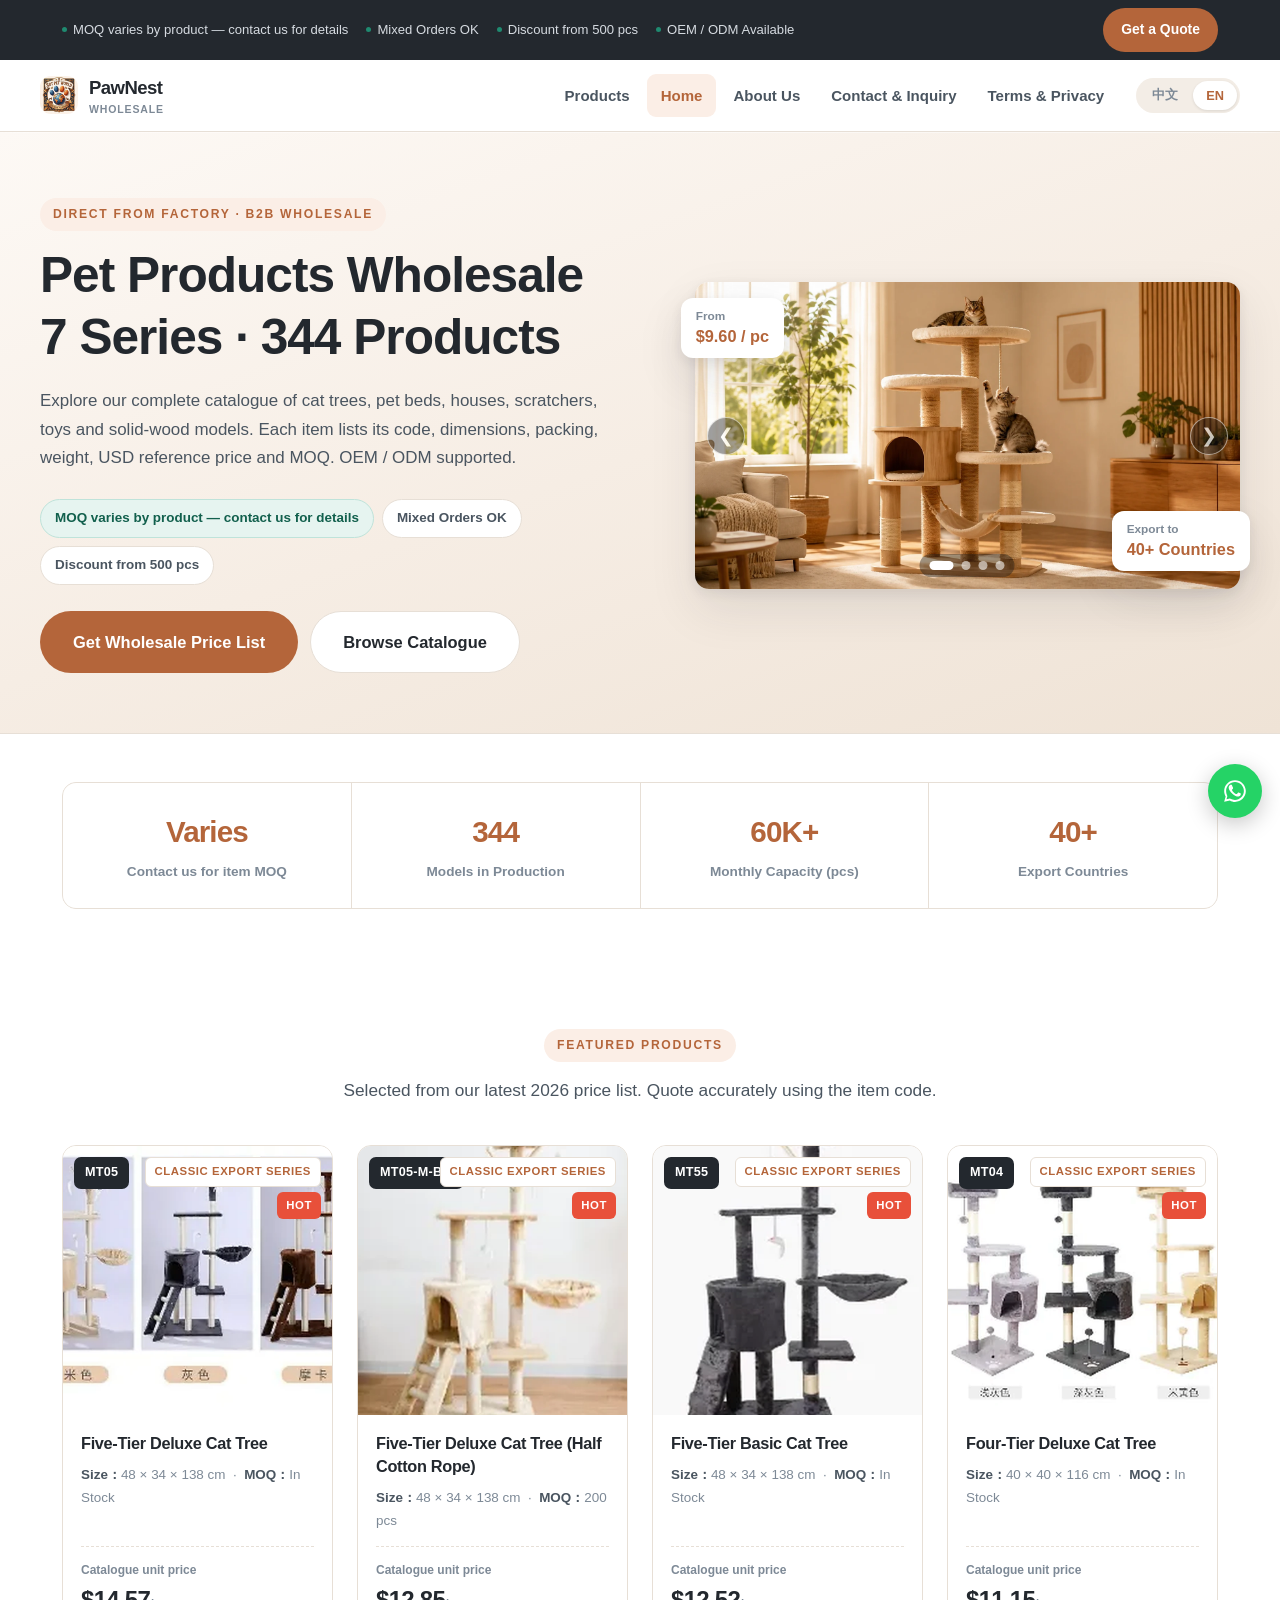
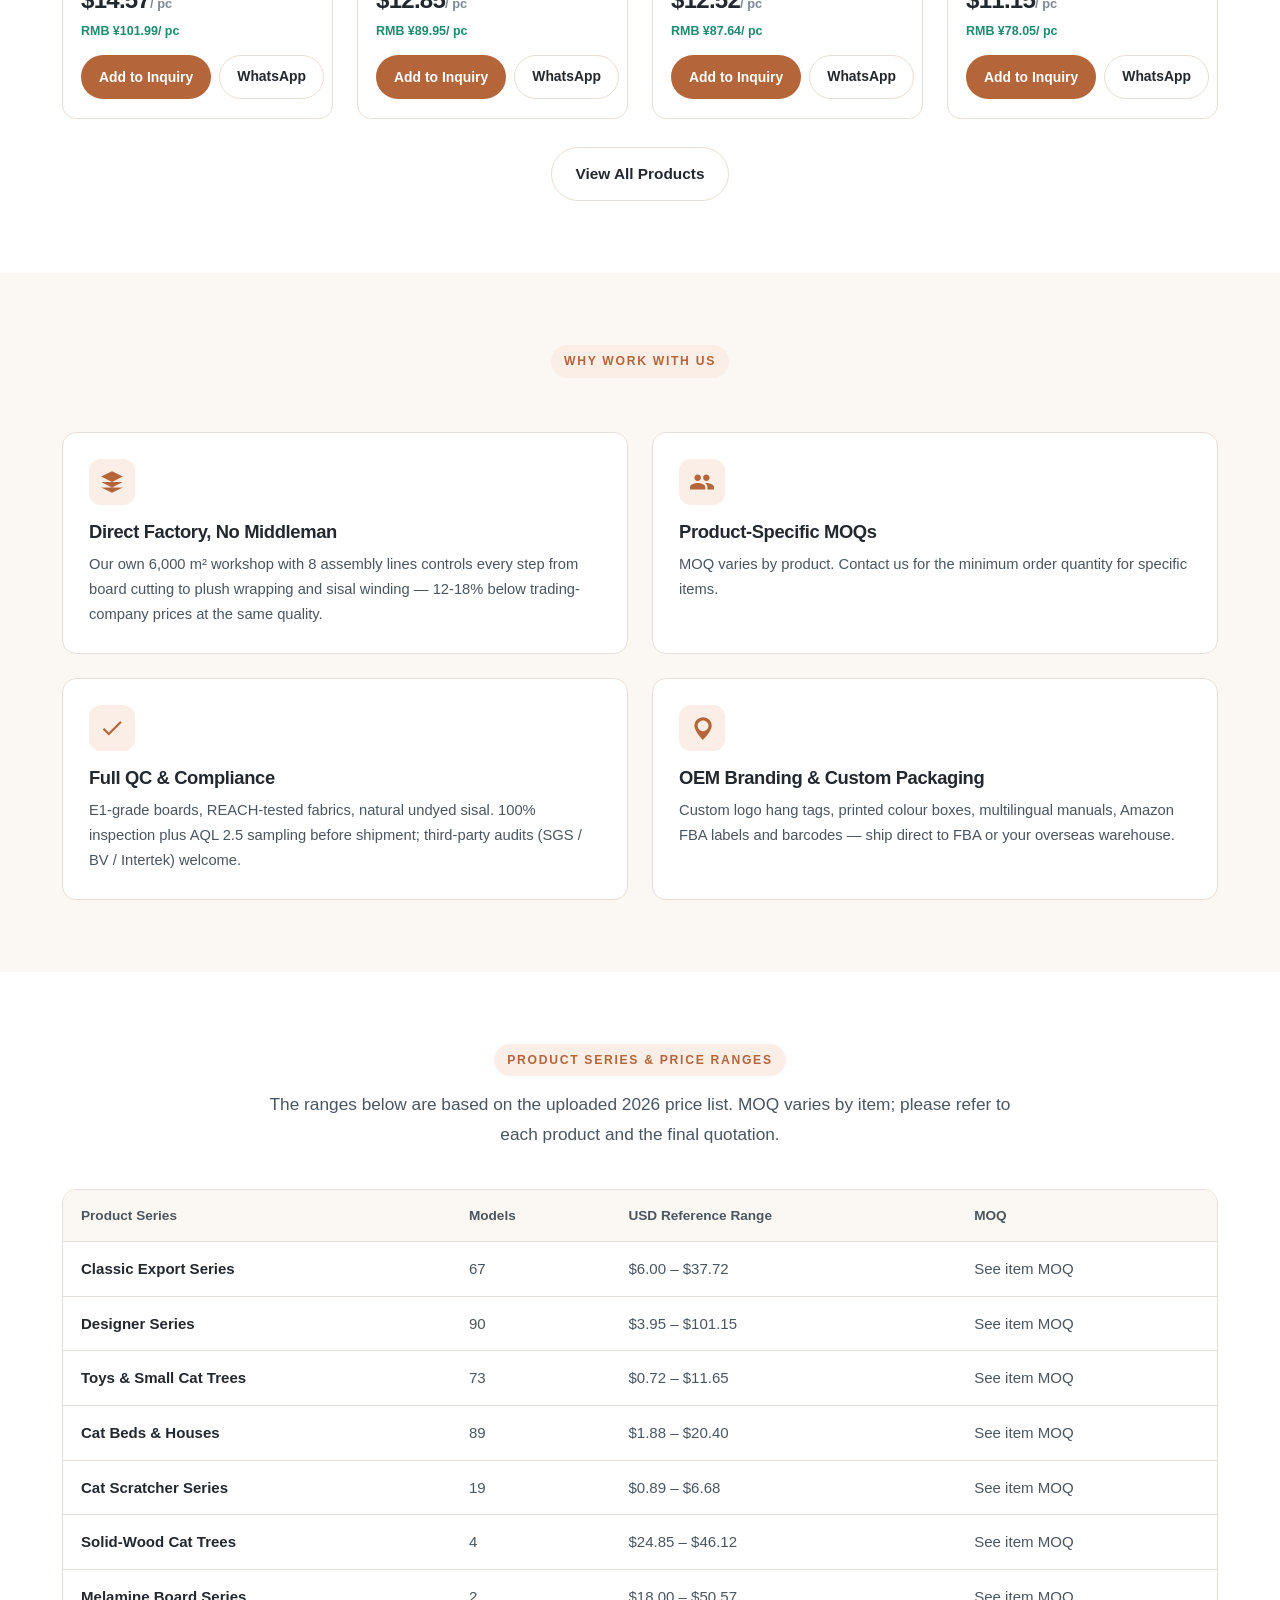
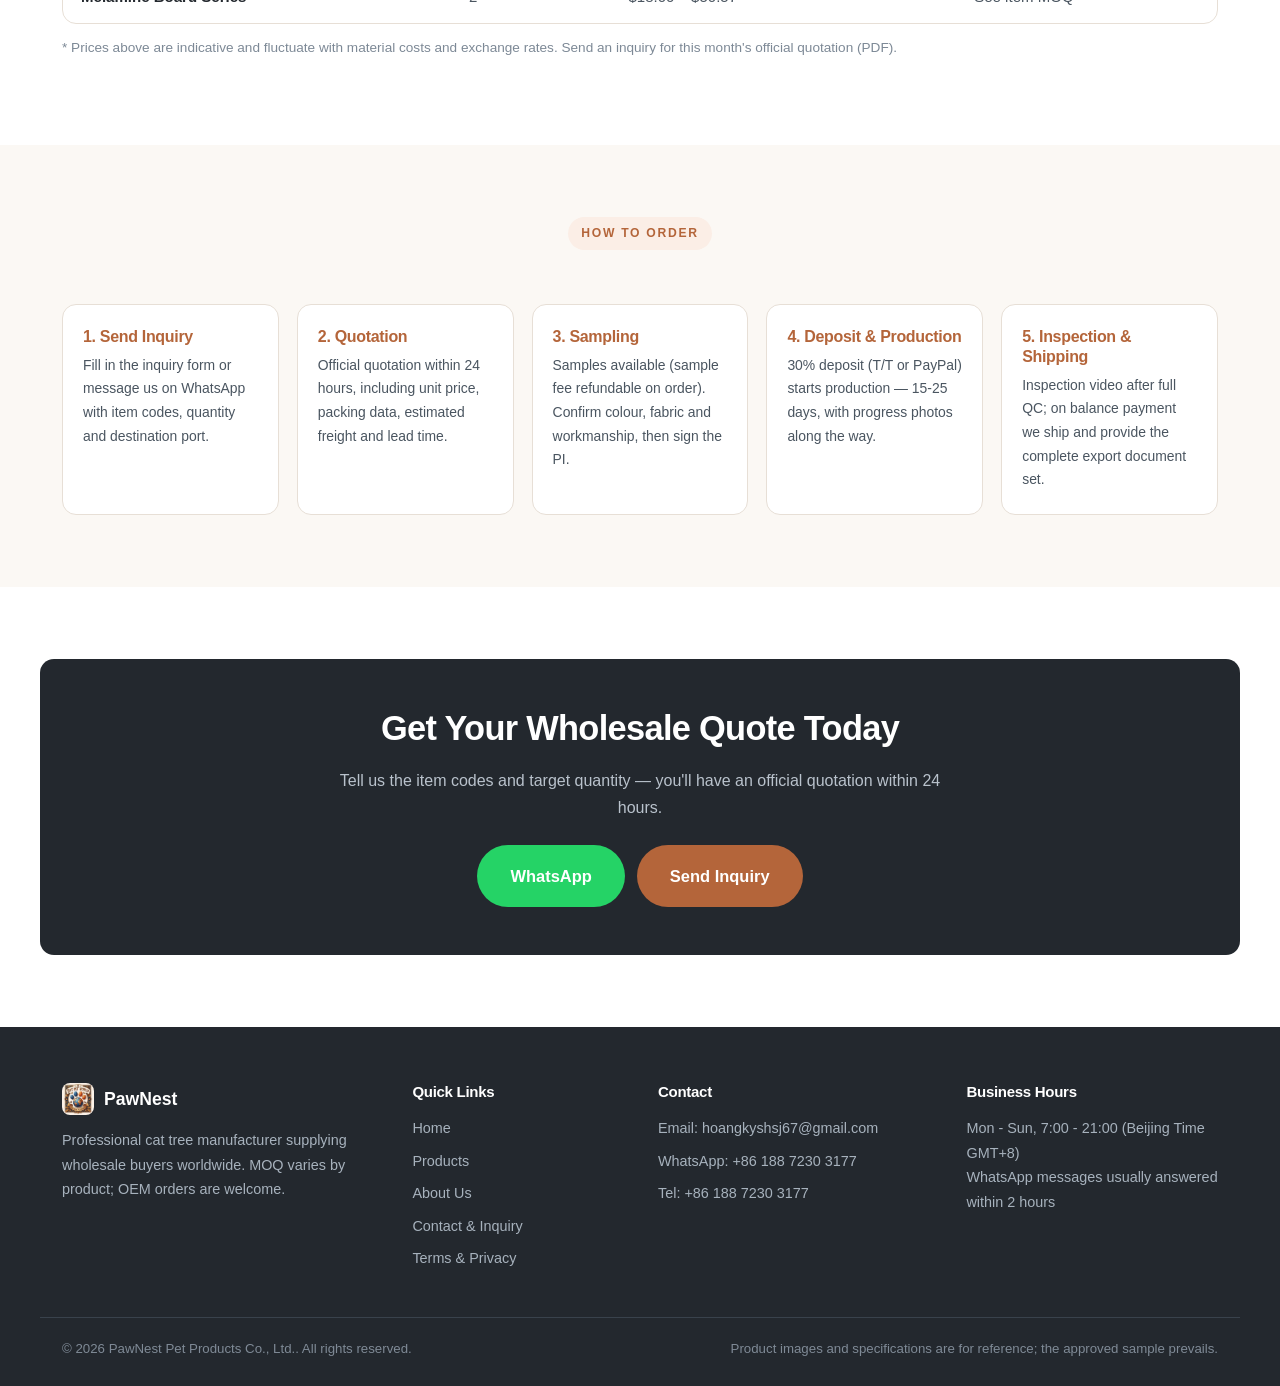
<file: index.html>
<!DOCTYPE html>
<html lang="en">
<head>
<meta charset="UTF-8">
<meta name="viewport" content="width=device-width,initial-scale=1">
<title data-title-key="home.title">Cat Tree Wholesale | PawNest</title>
<meta name="description" content="Factory-direct pet product wholesale. MOQ varies by product; contact us for the minimum order quantity for specific items. OEM/ODM supported.">
<link rel="icon" href="assets/images/site/brand-avatar.png?v=20260825hd" type="image/png">
<link rel="stylesheet" href="assets/css/style.css?v=20260825hero">
</head>
<body data-page="home">

<!-- ===== 顶栏 ===== -->
<div class="topbar"><div class="wrap topbar__in">
  <div class="topbar__facts">
    <span><span class="dot"></span> <span data-i18n="common.moqBadge">MOQ varies by product — contact us for details</span></span>
    <span><span class="dot"></span> <span data-i18n="common.mixBadge">Mixed Orders OK</span></span>
    <span><span class="dot"></span> <span data-i18n="common.discountBadge">Discount from 500 pcs</span></span>
    <span><span class="dot"></span> <span data-i18n="common.oemBadge">OEM / ODM Available</span></span>
  </div>
  <a href="contact.html" class="btn btn--sm btn--primary" data-i18n="nav.cta">Get a Quote</a>
</div></div>

<!-- ===== 导航 ===== -->
<header class="header"><div class="wrap header__in">
  <a href="index.html" class="logo">
    <div class="logo__mark"><img src="assets/images/site/brand-avatar.png?v=20260825hd" alt=""></div>
    <div><span class="cfg-brand">PawNest</span><span class="logo__sub">Wholesale</span></div>
  </a>
  <nav id="nav" class="nav">
    <a href="products.html" data-nav="products" data-i18n="nav.products">Products</a>
    <a href="index.html" data-nav="home" data-i18n="nav.home">Home</a>
    <a href="about.html" data-nav="about" data-i18n="nav.about">About Us</a>
    <a href="contact.html" data-nav="contact" data-i18n="nav.contact">Contact &amp; Inquiry</a>
    <a href="terms.html" data-nav="terms" data-i18n="nav.terms">Terms &amp; Privacy</a>
  </nav>
  <div class="header__tools">
    <div class="langsw">
      <button data-lang="zh">中文</button><button data-lang="en" class="is-on">EN</button>
    </div>
    <button id="burger" class="burger" aria-label="Menu"><span></span><span></span><span></span></button>
  </div>
</div></header>

<!-- ===== Hero ===== -->
<section class="hero"><div class="wrap hero__in">
  <div>
    <p class="eyebrow" data-i18n="home.heroTag">Direct from Factory · B2B Wholesale</p>
    <h1 data-i18n="home.heroH1">Cat Tree Wholesale<br>Large &amp; Small Models In Stock</h1>
    <p class="hero__sub" data-i18n="home.heroSub">Explore our full pet product catalogue. MOQ varies by product; contact us for the minimum order quantity for specific items.</p>
    <div class="hero__badges">
      <span class="badge badge--green" data-i18n="common.moqBadge">MOQ varies by product — contact us for details</span>
      <span class="badge" data-i18n="common.mixBadge">Mixed Orders OK</span>
      <span class="badge" data-i18n="common.discountBadge">Discount from 500 pcs</span>
    </div>
    <div class="btn-row">
      <a href="contact.html" class="btn btn--primary btn--lg" data-i18n="home.heroBtn1">Get Wholesale Price List</a>
      <a href="products.html" class="btn btn--ghost btn--lg" data-i18n="home.heroBtn2">Browse Catalogue</a>
    </div>
  </div>
  <div class="hero__art" id="heroCarousel" role="region" aria-roledescription="carousel" aria-label="Featured cat trees and export capabilities" tabindex="0">
    <div class="hero__slides">
      <figure class="hero__slide is-active">
        <img src="assets/images/site/hero-options/cat-tree-hero-premium-living-room.webp?v=20260825hd" alt="Premium cat tree in an elegant living room with two cats" fetchpriority="high">
      </figure>
      <figure class="hero__slide">
        <img src="assets/images/site/hero-options/cat-tree-hero-showroom.webp?v=20260825hd" alt="Premium cat tree collection in a modern showroom" loading="lazy">
      </figure>
      <figure class="hero__slide">
        <img src="assets/images/site/hero-options/cat-tree-hero-warm-lifestyle.webp?v=20260825hd" alt="Cats enjoying a premium cat tree in a warm home" loading="lazy">
      </figure>
      <figure class="hero__slide hero__slide--contain">
        <img src="assets/images/site/hero-options/export-quality-banner.webp?v=20260825hd" alt="BSCI certified factory and global export capabilities" loading="lazy">
      </figure>
    </div>
    <button class="hero__arrow hero__arrow--prev" type="button" data-hero-prev aria-label="Previous cover image">&#10094;</button>
    <button class="hero__arrow hero__arrow--next" type="button" data-hero-next aria-label="Next cover image">&#10095;</button>
    <div class="hero__dots" role="tablist" aria-label="Choose cover image">
      <button class="is-active" type="button" data-hero-slide="0" aria-label="Cover image 1" aria-current="true"></button>
      <button type="button" data-hero-slide="1" aria-label="Cover image 2"></button>
      <button type="button" data-hero-slide="2" aria-label="Cover image 3"></button>
      <button type="button" data-hero-slide="3" aria-label="Cover image 4"></button>
    </div>
    <div class="hero__chip hero__chip--1"><small>From</small><b>$9.60 / pc</b></div>
    <div class="hero__chip hero__chip--2"><small>Export to</small><b>40+ Countries</b></div>
  </div>
</div></section>

<!-- ===== 数据条 ===== -->
<div class="section--tight"><div class="wrap">
  <div class="stats">
    <div><b data-i18n="home.stat1Value">Varies</b><span data-i18n="home.stat1">Contact us for item MOQ</span></div>
    <div><b>344</b><span data-i18n="home.stat2">Models in Production</span></div>
    <div><b>60K+</b><span data-i18n="home.stat3">Monthly Capacity (pcs)</span></div>
    <div><b>40+</b><span data-i18n="home.stat4">Export Countries</span></div>
  </div>
</div></div>

<!-- ===== 热销产品 ===== -->
<div class="section"><div class="wrap center sec-head">
  <p class="eyebrow" data-i18n="home.hotTitle">Best Sellers</p>
  <p class="lead" data-i18n="home.hotSub">Order by item code for zero miscommunication.</p>
</div><div class="wrap">
  <div id="hotGrid" class="grid grid--4"></div>
  <div style="text-align:center;margin-top:28px">
    <a href="products.html" class="btn btn--ghost" data-i18n="common.viewAll">View All Products →</a>
  </div>
</div></div>

<!-- ===== 为什么选我们 ===== -->
<div class="section section--alt"><div class="wrap center sec-head">
  <p class="eyebrow" data-i18n="home.whyTitle">Why Work With Us</p>
</div><div class="wrap grid grid--2">
  <article class="fcard">
    <div class="fcard__icon"><svg width="26" height="26" fill="currentColor" viewBox="0 0 24 24"><path d="M12 2L2 7l10 5 10-5-10-5zM2 17l10 5 10-5M2 12l10 5 10-5"/></svg></div>
    <h3 data-i18n="home.why1H">Direct Factory, No Middleman</h3>
    <p data-i18n="home.why1P">Our own 6,000 m² workshop with 8 assembly lines controls every step...</p>
  </article>
  <article class="fcard">
    <div class="fcard__icon"><svg width="26" height="26" fill="currentColor" viewBox="0 0 24 24"><path d="M16 11c1.66 0 2.99-1.34 2.99-3S17.66 5 16 5c-1.66 0-3 1.34-3 3s1.34 3 3 3zm-8 0c1.66 0 2.99-1.34 2.99-3S9.66 5 8 5C6.34 5 5 6.34 5 8s1.34 3 3 3zm0 2c-2.33 0-7 1.17-7 3.5V19h14v-2.5c0-2.33-4.67-3.5-7-3.5zm8 0c-.29 0-.62.02-.97.05 1.16.84 1.97 1.97 1.97 3.45V19h6v-2.5c0-2.33-4.67-3.5-7-3.5z"/></svg></div>
    <h3 data-i18n="home.why2H">Product-Specific MOQs</h3>
    <p data-i18n="home.why2P">MOQ varies by product. Contact us for the minimum order quantity for specific items.</p>
  </article>
  <article class="fcard">
    <div class="fcard__icon"><svg width="26" height="26" fill="currentColor" viewBox="0 0 24 24"><path d="M9 16.17L4.83 12l-1.42 1.41L9 19 21 7l-1.41-1.41z"/></svg></div>
    <h3 data-i18n="home.why3H">Full QC &amp; Compliance</h3>
    <p data-i18n="home.why3P">E1-grade boards, REACH-tested fabrics, natural undyed sisal...</p>
  </article>
  <article class="fcard">
    <div class="fcard__icon"><svg width="26" height="26" fill="currentColor" viewBox="0 0 24 24"><path d="M21 10c0-4.42-3.58-8-8-8s-8 3.58-8 8c0 5.25 7.75 13 7.75 13S21 15.25 21 10zm-8 5c-2.76 0-5-2.24-5-5s2.24-5 5-5 5 2.24 5 5-2.24 5-5 5z"/></svg></div>
    <h3 data-i18n="home.why4H">OEM Branding &amp; Custom Packaging</h3>
    <p data-i18n="home.why4P">Custom logo hang tags, printed colour boxes, multilingual manuals...</p>
  </article>
</div></div>

<!-- ===== 阶梯价表 ===== -->
<div class="section"><div class="wrap center sec-head">
  <p class="eyebrow" data-i18n="home.priceTitle">Wholesale Pricing Structure</p>
  <p class="lead" data-i18n="home.priceSub">The discounts below apply to all models and are based on total order quantity (mixed orders count cumulatively).</p>
</div><div class="wrap">
  <div id="tierTable" class="tablewrap"></div>
  <p class="note" data-i18n="home.priceNote">* Prices above are indicative and fluctuate with material costs and exchange rates.</p>
</div></div>

<!-- ===== 合作流程 ===== -->
<div class="section section--alt"><div class="wrap center sec-head">
  <p class="eyebrow" data-i18n="home.flowTitle">How to Order</p>
</div><div class="wrap flow">
  <div class="flowstep"><h3 data-i18n="home.flow1H">1. Send Inquiry</h3><p data-i18n="home.flow1P">Fill in the inquiry form or message us on WhatsApp...</p></div>
  <div class="flowstep"><h3 data-i18n="home.flow2H">2. Quotation</h3><p data-i18n="home.flow2P">Official quotation within 24 hours...</p></div>
  <div class="flowstep"><h3 data-i18n="home.flow3H">3. Sampling</h3><p data-i18n="home.flow3P">Samples available (sample fee refundable on order)...</p></div>
  <div class="flowstep"><h3 data-i18n="home.flow4H">4. Deposit &amp; Production</h3><p data-i18n="home.flow4P">30% deposit starts production — 15-25 days...</p></div>
  <div class="flowstep"><h3 data-i18n="home.flow5H">5. Inspection &amp; Shipping</h3><p data-i18n="home.flow5P">Inspection video after full QC; on balance payment we ship...</p></div>
</div></div>

<!-- ===== CTA ===== -->
<div class="section"><div class="wrap ctaband">
  <h2 data-i18n="home.ctaH">Get Your Wholesale Quote Today</h2>
  <p data-i18n="home.ctaP">Tell us the item codes and target quantity — you'll have an official quotation within 24 hours.</p>
  <div class="btn-row" style="justify-content:center">
    <a href="contact.html" class="btn btn--wa btn--lg" data-wa-text="" target="_blank" rel="noopener">WhatsApp</a>
    <a href="contact.html" class="btn btn--primary btn--lg" data-i18n="common.inquiryNow">Send Inquiry</a>
  </div>
</div></div>

<!-- ===== 页脚 ===== -->
<footer class="footer"><div class="wrap footer__grid">
  <div>
    <div class="footer__logo"><div class="logo__mark" style="width:32px;height:32px;border-radius:8px"><img src="assets/images/site/brand-avatar.png?v=20260825hd" alt=""></div>PawNest</div>
    <p data-i18n="footer.aboutP">Professional cat tree manufacturer supplying wholesale buyers worldwide.</p>
  </div>
  <div>
    <h4 data-i18n="footer.linksH">Quick Links</h4>
    <ul>
      <li><a href="index.html" data-i18n="nav.home">Home</a></li>
      <li><a href="products.html" data-i18n="nav.products">Products</a></li>
      <li><a href="about.html" data-i18n="nav.about">About Us</a></li>
      <li><a href="contact.html" data-i18n="nav.contact">Contact &amp; Inquiry</a></li>
      <li><a href="terms.html" data-i18n="nav.terms">Terms &amp; Privacy</a></li>
    </ul>
  </div>
  <div>
    <h4 data-i18n="footer.contactH">Contact</h4>
    <ul>
      <li>Email: <a class="js-mail cfg-email" href="#">sales@pawnest-example.com</a></li>
      <li>WhatsApp: <a class="js-wa cfg-whatsapp" href="#" data-wa-text="">—</a></li>
      <li>Tel: <a class="js-tel cfg-phone" href="#">—</a></li>
    </ul>
  </div>
  <div>
    <h4 data-i18n="footer.hoursH">Business Hours</h4>
    <p data-i18n="footer.hoursP">Mon - Sat, 9:00 - 18:00 (Beijing Time GMT+8)</p>
  </div>
</div><div class="wrap footer__bottom">
  <span>&copy; <span class="cfg-year">2025</span> <span class="cfg-company">PawNest Pet Products Co., Ltd.</span>. <span data-i18n="footer.rights">All rights reserved.</span></span>
  <span data-i18n="footer.disclaim">Product images and specifications are for reference.</span>
</div></footer>

<!-- 浮动按钮 -->
<div class="floats">
  <a class="fab fab--wa js-wa" href="#" data-wa-text="" target="_blank" rel="noopener" aria-label="WhatsApp">
    <svg width="26" height="26" fill="currentColor" viewBox="0 0 24 24"><path d="M17.47 14.4c-.3-.2-1.8-.9-2.1-1-.3-.1-.5-.2-.7.1-.2.3-.7 1-.9 1.2-.2.2-.3.2-.6.1-.3-.2-1.2-.5-2.3-1.5-.9-.8-1.4-1.7-1.6-2-.2-.3 0-.5.1-.6l.5-.6c.1-.2.2-.3.3-.5.1-.2 0-.4 0-.5-.2-.7-.9-1.7-.9-2.3-.2-.6-.5-.5-.7-.5h-.6c-.2 0-.5.1-.8.4-.3.3-1 1-1 2.4s1 2.8 1.2 3c.1.2 1.9 3 4.7 4.2 2.3 1 2.8.8 3.3.7.5 0 1.6-.6 1.8-1.3.2-.6.2-1.2.2-1.3-.1-.1-.3-.2-.6-.4zM12 2C6.48 2 2 6.48 2 12c0 1.84.5 3.56 1.37 5.03L2 22l5.28-1.32c1.39.88 3.03 1.38 4.72 1.38 5.52 0 10-4.48 10-10S17.52 2 12 2zm0 18.2c-1.56 0-3.03-.4-4.31-1.09l-.31-.19-3.22.81.82-3.13-.2-.33A8.196 8.196 0 013.8 12c0-4.53 3.68-8.2 8.2-8.2s8.2 3.68 8.2 8.2-3.68 8.2-8.2 8.2z"/></svg>
    <span class="fab__tip" data-i18n="common.whatsapp">Chat on WhatsApp</span>
  </a>
  <button id="toTop" class="fab fab--top" aria-label="Back to top">
    <svg width="22" height="22" fill="currentColor" viewBox="0 0 24 24"><path d="M7.41 15.41L12 10.83l4.59 4.58L18 14l-6-6-6 6z"/></svg>
  </button>
</div>

<!-- 询盘暂存条 -->
<div id="inqBar" class="inqbar">
  <span id="inqList" class="inqbar__list"></span>
  <a id="inqGo" href="contact.html" class="btn btn--sm btn--primary">Go to inquiry form →</a>
  <button id="inqClear" class="inqbar__x">Clear</button>
</div>

<script src="assets/js/config.js"></script>
<script src="assets/js/product-image-loader.js?v=20260825lazyhd"></script>
<script src="assets/js/products.js?v=20260825xl"></script>
<script src="assets/js/i18n.js"></script>
<script src="assets/js/main.js?v=20260825lazyhd"></script>
</body>
</html>
</file>
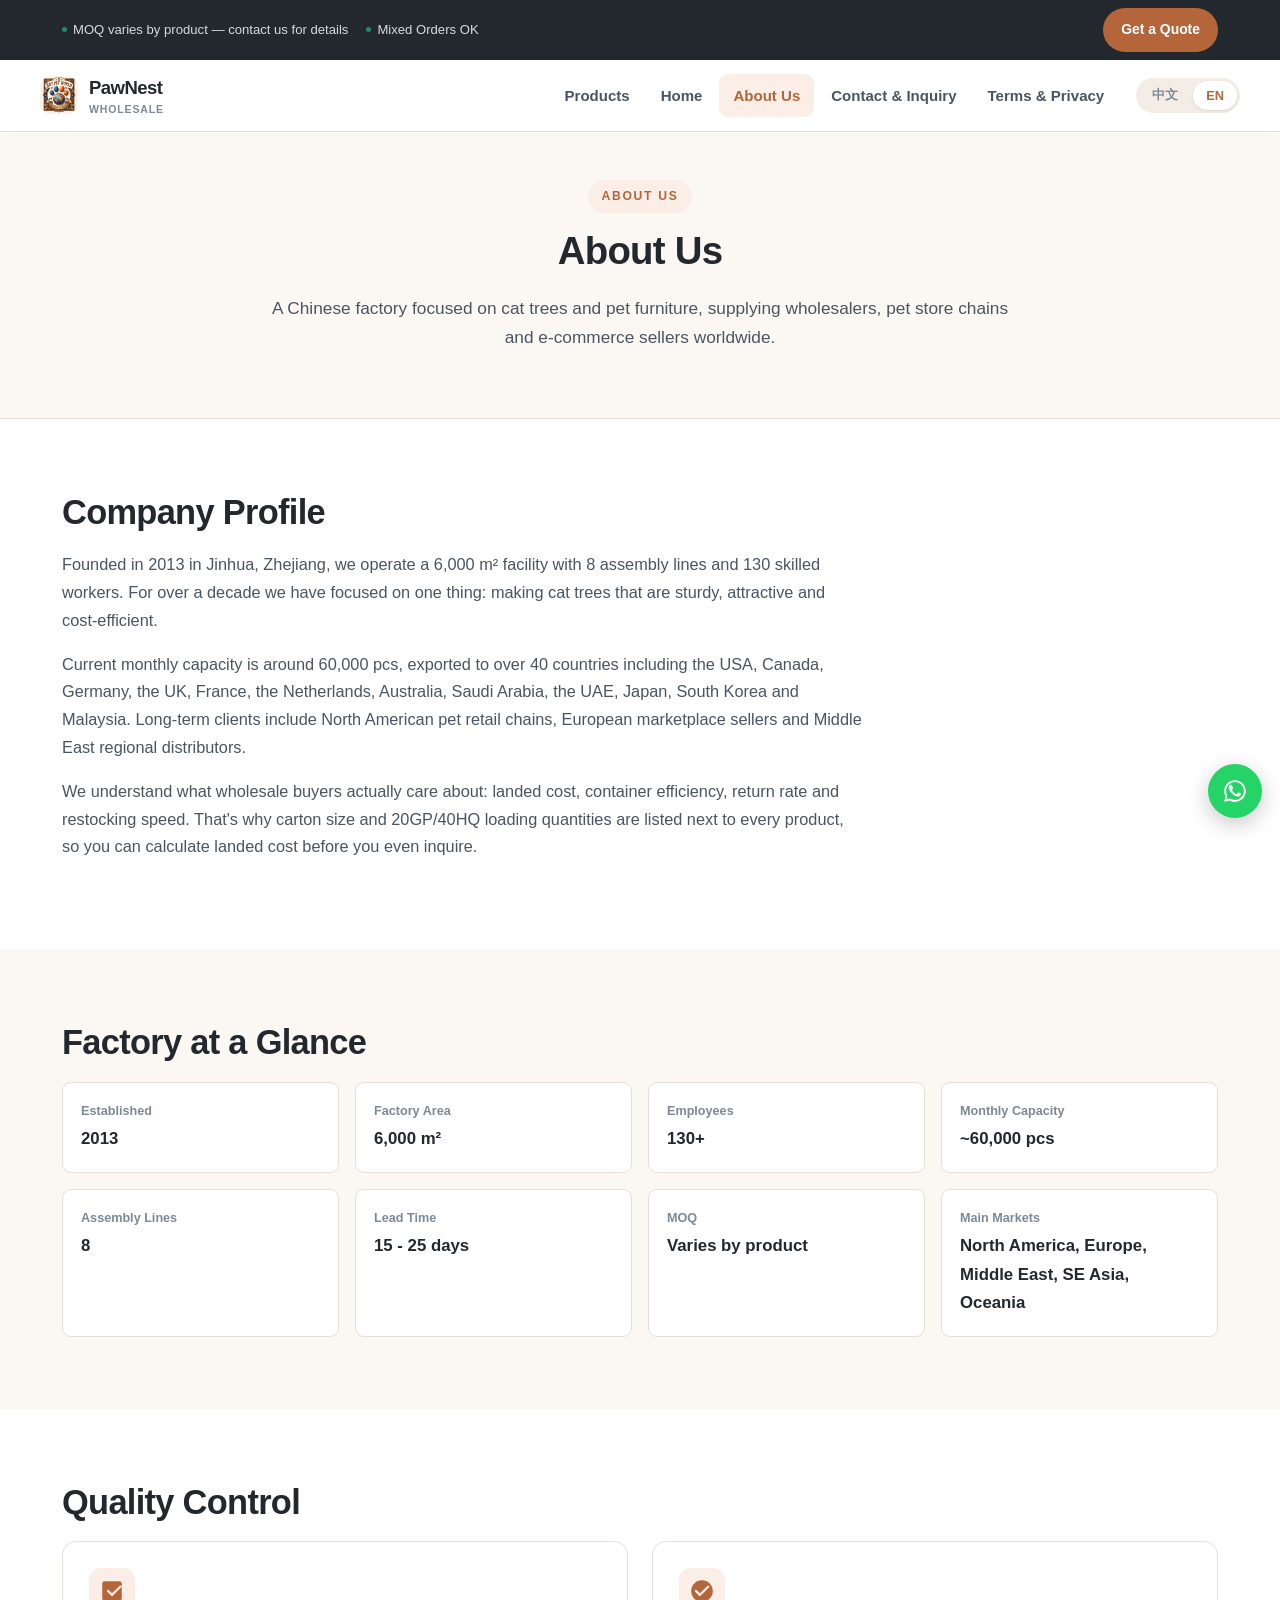
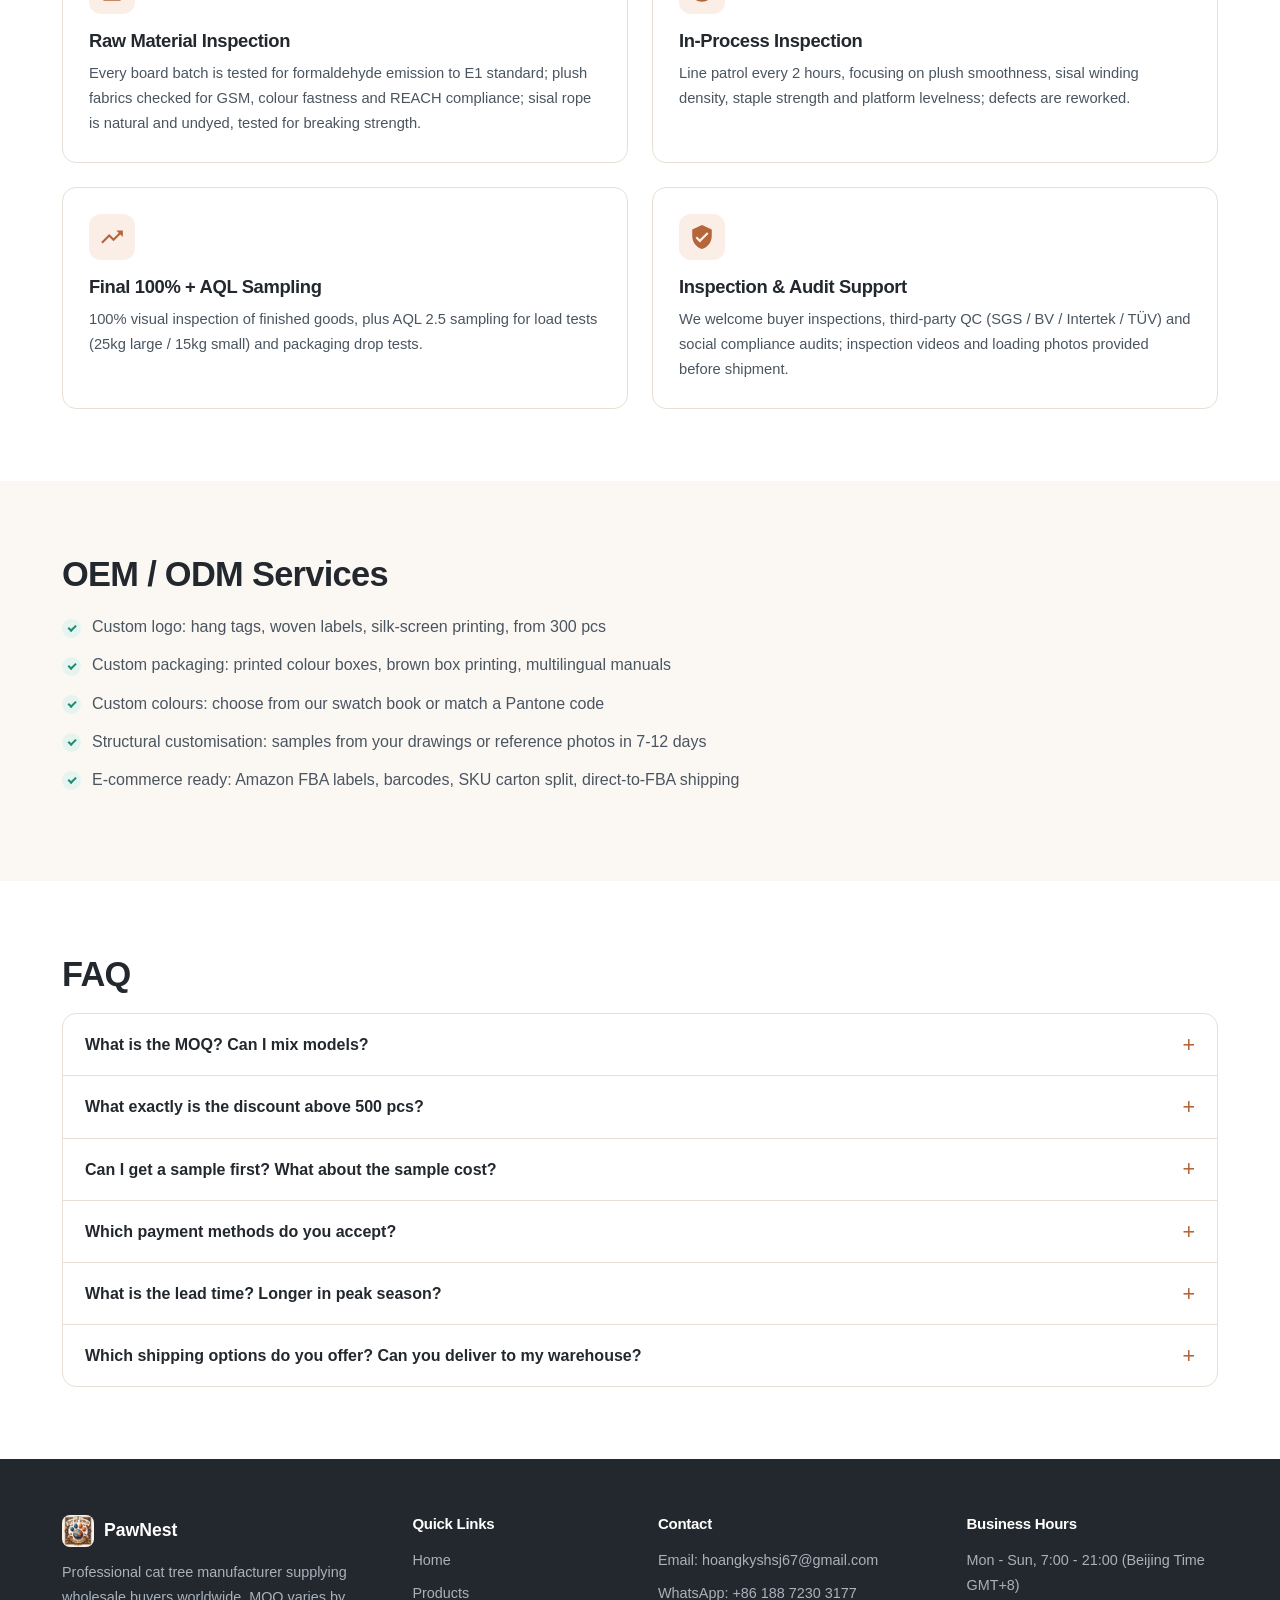
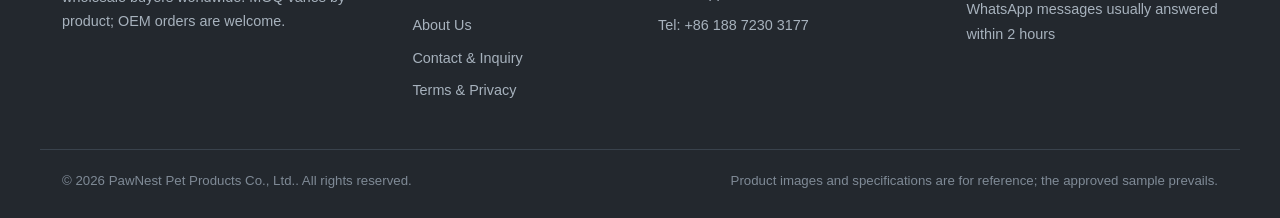
<file: about.html>
<!DOCTYPE html>
<html lang="en">
<head>
<meta charset="UTF-8">
<meta name="viewport" content="width=device-width,initial-scale=1">
<title data-title-key="about.title">About Us | Cat Tree Manufacturer | PawNest</title>
<meta name="description" content="About PawNest — a Chinese cat tree factory with 6,000 m² workshop, 60K monthly capacity. Exporting to 40+ countries. OEM/ODM supported.">
<link rel="icon" href="assets/images/site/brand-avatar.png?v=20260825hd" type="image/png">
<link rel="stylesheet" href="assets/css/style.css?v=20260825avatar">
</head>
<body data-page="about">

<!-- ===== 顶栏 ===== -->
<div class="topbar"><div class="wrap topbar__in">
  <div class="topbar__facts">
    <span><span class="dot"></span> <span data-i18n="common.moqBadge">MOQ varies by product — contact us for details</span></span>
    <span><span class="dot"></span> <span data-i18n="common.mixBadge">Mixed Orders OK</span></span>
  </div>
  <a href="contact.html" class="btn btn--sm btn--primary" data-i18n="nav.cta">Get a Quote</a>
</div></div>

<!-- ===== 导航 ===== -->
<header class="header"><div class="wrap header__in">
  <a href="index.html" class="logo"><div class="logo__mark"><img src="assets/images/site/brand-avatar.png?v=20260825hd" alt=""></div>
    <div><span class="cfg-brand">PawNest</span><span class="logo__sub">Wholesale</span></div></a>
  <nav id="nav" class="nav">
    <a href="products.html" data-nav="products" data-i18n="nav.products">Products</a>
    <a href="index.html" data-nav="home" data-i18n="nav.home">Home</a>
    <a href="about.html" data-nav="about" data-i18n="nav.about">About Us</a>
    <a href="contact.html" data-nav="contact" data-i18n="nav.contact">Contact &amp; Inquiry</a>
    <a href="terms.html" data-nav="terms" data-i18n="nav.terms">Terms &amp; Privacy</a>
  </nav>
  <div class="header__tools">
    <div class="langsw"><button data-lang="zh">中文</button><button data-lang="en" class="is-on">EN</button></div>
    <button id="burger" class="burger" aria-label="Menu"><span></span><span></span><span></span></button>
  </div>
</div></header>

<!-- ===== 页头 ===== -->
<section class="section--tight" style="background:var(--bg-2);border-bottom:1px solid var(--line)"><div class="wrap center">
  <p class="eyebrow" data-i18n="about.h1">About Us</p>
  <h1 style="font-size:clamp(1.6rem,3.5vw,2.4rem)" data-i18n="about.h1">About Us</h1>
  <p class="lead" data-i18n="about.sub">A Chinese factory focused on cat trees and pet furniture...</p>
</div></section>

<!-- ===== 公司简介 ===== -->
<div class="section"><div class="wrap">
  <h2 data-i18n="about.storyH">Company Profile</h2>
  <p style="font-size:1.02rem;color:var(--ink-2);max-width:800px" data-i18n="about.storyP1">Founded in 2013 in Jinhua, Zhejiang, we operate a 6,000 m² facility with 8 assembly lines and 130 skilled workers.</p>
  <p style="font-size:1.02rem;color:var(--ink-2);max-width:800px" data-i18n="about.storyP2">Current monthly capacity is around 60,000 pcs, exported to over 40 countries including the USA, Canada, Germany, the UK, France, the Netherlands, Australia, Saudi Arabia, the UAE, Japan, South Korea and Malaysia.</p>
  <p style="font-size:1.02rem;color:var(--ink-2);max-width:800px" data-i18n="about.storyP3">We understand what wholesale buyers actually care about: landed cost, container efficiency, return rate and restocking speed.</p>
</div></div>

<!-- ===== 工厂参数 ===== -->
<div class="section section--alt"><div class="wrap">
  <h2 data-i18n="about.factH">Factory at a Glance</h2>
  <div class="facts">
    <div class="fact"><span data-i18n="about.fact1">Established</span><b>2013</b></div>
    <div class="fact"><span data-i18n="about.fact2">Factory Area</span><b>6,000 m²</b></div>
    <div class="fact"><span data-i18n="about.fact3">Employees</span><b>130+</b></div>
    <div class="fact"><span data-i18n="about.fact4">Monthly Capacity</span><b>~60,000 pcs</b></div>
    <div class="fact"><span data-i18n="about.fact5">Assembly Lines</span><b>8</b></div>
    <div class="fact"><span data-i18n="about.fact6">Lead Time</span><b class="cfg-leadtime">15 - 25 days</b></div>
    <div class="fact"><span data-i18n="about.fact7">MOQ</span><b data-i18n="about.fact7Value">Varies by product</b></div>
    <div class="fact"><span data-i18n="about.fact8">Main Markets</span><b data-i18n="about.fact8v">North America, Europe, Middle East, SE Asia, Oceania</b></div>
  </div>
</div></div>

<!-- ===== 品质控制 ===== -->
<div class="section"><div class="wrap">
  <h2 data-i18n="about.qcH">Quality Control</h2>
  <div class="grid grid--2">
    <article class="fcard">
      <div class="fcard__icon"><svg width="26" height="26" fill="currentColor" viewBox="0 0 24 24"><path d="M19 3H5c-1.11 0-2 .9-2 2v14c0 1.1.89 2 2 2h14c1.1 0 2-.9 2-2V5c0-1.1-.9-2-2-2zm-7 14l-5-5 1.41-1.41L12 14.17l7.59-7.59L21 8l-9 9z"/></svg></div>
      <h3 data-i18n="about.qc1H">Raw Material Inspection</h3>
      <p data-i18n="about.qc1P">Every board batch is tested for formaldehyde emission to E1 standard; plush fabrics checked for GSM, colour fastness and REACH compliance.</p>
    </article>
    <article class="fcard">
      <div class="fcard__icon"><svg width="26" height="26" fill="currentColor" viewBox="0 0 24 24"><path d="M12 2C6.48 2 2 6.48 2 12s4.48 10 10 10 10-4.48 10-10S17.52 2 12 2zm-2 15l-5-5 1.41-1.41L10 14.17l7.59-7.59L19 8l-9 9z"/></svg></div>
      <h3 data-i18n="about.qc2H">In-Process Inspection</h3>
      <p data-i18n="about.qc2P">Line patrol every 2 hours, focusing on plush smoothness, sisal winding density, staple strength and platform levelness.</p>
    </article>
    <article class="fcard">
      <div class="fcard__icon"><svg width="26" height="26" fill="currentColor" viewBox="0 0 24 24"><path d="M16 6l2.29 2.29-4.88 4.88-4-4L2 16.59 3.41 18l6-6 4 4 6.3-6.29L22 12V6z"/></svg></div>
      <h3 data-i18n="about.qc3H">Final 100% + AQL Sampling</h3>
      <p data-i18n="about.qc3P">100% visual inspection of finished goods, plus AQL 2.5 sampling for load tests (25kg large / 15kg small).</p>
    </article>
    <article class="fcard">
      <div class="fcard__icon"><svg width="26" height="26" fill="currentColor" viewBox="0 0 24 24"><path d="M12 1L3 5v6c0 5.55 3.84 10.74 9 12 5.16-1.26 9-6.45 9-12V5l-9-4zm-2 16l-4-4 1.41-1.41L10 14.17l6.59-6.59L18 9l-8 8z"/></svg></div>
      <h3 data-i18n="about.qc4H">Inspection &amp; Audit Support</h3>
      <p data-i18n="about.qc4P">We welcome buyer inspections, third-party QC (SGS / BV / Intertek / TÜV) and social compliance audits.</p>
    </article>
  </div>
</div></div>

<!-- ===== OEM/ODM ===== -->
<div class="section section--alt"><div class="wrap">
  <h2 data-i18n="about.oemH">OEM / ODM Services</h2>
  <ul class="checklist">
    <li data-i18n="about.oem1">Custom logo: hang tags, woven labels, silk-screen printing, from 300 pcs</li>
    <li data-i18n="about.oem2">Custom packaging: printed colour boxes, brown box printing, multilingual manuals</li>
    <li data-i18n="about.oem3">Custom colours: choose from our swatch book or match a Pantone code</li>
    <li data-i18n="about.oem4">Structural customisation: samples from your drawings or reference photos in 7-12 days</li>
    <li data-i18n="about.oem5">E-commerce ready: Amazon FBA labels, barcodes, SKU carton split, direct-to-FBA shipping</li>
  </ul>
</div></div>

<!-- ===== FAQ ===== -->
<div class="section"><div class="wrap">
  <h2 data-i18n="about.faqH">FAQ</h2>
  <div class="faq">
    <details><summary data-i18n="about.faq1Q">What is the MOQ? Can I mix models?</summary>
      <div class="faq__a" data-i18n="about.faq1A">MOQ varies by product. Contact us for the minimum order quantity for specific items.</div>
    </details>
    <details><summary data-i18n="about.faq2Q">What exactly is the discount above 500 pcs?</summary>
      <div class="faq__a" data-i18n="about.faq2A">500-999 pcs: 10% off. 1000+ pcs: 15% off. For larger volumes (3,000+ pcs) we negotiate a dedicated price.</div>
    </details>
    <details><summary data-i18n="about.faq3Q">Can I get a sample first? What about the sample cost?</summary>
      <div class="faq__a" data-i18n="about.faq3A">Yes. Sample fee is 2× the factory price with freight collect; the sample fee is fully refunded against your bulk order.</div>
    </details>
    <details><summary data-i18n="about.faq4Q">Which payment methods do you accept?</summary>
      <div class="faq__a" data-i18n="about.faq4A">T/T (30% deposit + 70% against B/L copy), PayPal (best for samples and small orders) and Western Union.</div>
    </details>
    <details><summary data-i18n="about.faq5Q">What is the lead time? Longer in peak season?</summary>
      <div class="faq__a" data-i18n="about.faq5A">Normally 15-25 days. July-October is peak export season and may extend to 30-35 days.</div>
    </details>
    <details><summary data-i18n="about.faq6Q">Which shipping options do you offer? Can you deliver to my warehouse?</summary>
      <div class="faq__a" data-i18n="about.faq6A">FCL sea freight is most economical (recommended above 1,000 pcs); LCL for smaller volumes; air freight or express for urgent orders. We work on FOB / CIF / DDP terms.</div>
    </details>
  </div>
</div></div>

<!-- ===== 页脚 ===== -->
<footer class="footer"><div class="wrap footer__grid">
  <div>
    <div class="footer__logo"><div class="logo__mark" style="width:32px;height:32px;border-radius:8px"><img src="assets/images/site/brand-avatar.png?v=20260825hd" alt=""></div>PawNest</div>
    <p data-i18n="footer.aboutP">Professional cat tree manufacturer supplying wholesale buyers worldwide.</p>
  </div>
  <div>
    <h4 data-i18n="footer.linksH">Quick Links</h4>
    <ul>
      <li><a href="index.html" data-i18n="nav.home">Home</a></li>
      <li><a href="products.html" data-i18n="nav.products">Products</a></li>
      <li><a href="about.html" data-i18n="nav.about">About Us</a></li>
      <li><a href="contact.html" data-i18n="nav.contact">Contact &amp; Inquiry</a></li>
      <li><a href="terms.html" data-i18n="nav.terms">Terms &amp; Privacy</a></li>
    </ul>
  </div>
  <div>
    <h4 data-i18n="footer.contactH">Contact</h4>
    <ul>
      <li>Email: <a class="js-mail cfg-email" href="#">sales@pawnest-example.com</a></li>
      <li>WhatsApp: <a class="js-wa cfg-whatsapp" href="#" data-wa-text="">—</a></li>
      <li>Tel: <a class="js-tel cfg-phone" href="#">—</a></li>
    </ul>
  </div>
  <div>
    <h4 data-i18n="footer.hoursH">Business Hours</h4>
    <p data-i18n="footer.hoursP">Mon - Sat, 9:00 - 18:00 (Beijing Time GMT+8)</p>
  </div>
</div><div class="wrap footer__bottom">
  <span>&copy; <span class="cfg-year">2025</span> <span class="cfg-company">PawNest Pet Products Co., Ltd.</span>. <span data-i18n="footer.rights">All rights reserved.</span></span>
  <span data-i18n="footer.disclaim">Product images and specifications are for reference.</span>
</div></footer>

<div class="floats">
  <a class="fab fab--wa js-wa" href="#" data-wa-text="" target="_blank" rel="noopener" aria-label="WhatsApp">
    <svg width="26" height="26" fill="currentColor" viewBox="0 0 24 24"><path d="M17.47 14.4c-.3-.2-1.8-.9-2.1-1-.3-.1-.5-.2-.7.1-.2.3-.7 1-.9 1.2-.2.2-.3.2-.6.1-.3-.2-1.2-.5-2.3-1.5-.9-.8-1.4-1.7-1.6-2-.2-.3 0-.5.1-.6l.5-.6c.1-.2.2-.3.3-.5.1-.2 0-.4 0-.5-.2-.7-.9-1.7-.9-2.3-.2-.6-.5-.5-.7-.5h-.6c-.2 0-.5.1-.8.4-.3.3-1 1-1 2.4s1 2.8 1.2 3c.1.2 1.9 3 4.7 4.2 2.3 1 2.8.8 3.3.7.5 0 1.6-.6 1.8-1.3.2-.6.2-1.2.2-1.3-.1-.1-.3-.2-.6-.4zM12 2C6.48 2 2 6.48 2 12c0 1.84.5 3.56 1.37 5.03L2 22l5.28-1.32c1.39.88 3.03 1.38 4.72 1.38 5.52 0 10-4.48 10-10S17.52 2 12 2zm0 18.2c-1.56 0-3.03-.4-4.31-1.09l-.31-.19-3.22.81.82-3.13-.2-.33A8.196 8.196 0 013.8 12c0-4.53 3.68-8.2 8.2-8.2s8.2 3.68 8.2 8.2-3.68 8.2-8.2 8.2z"/></svg>
    <span class="fab__tip" data-i18n="common.whatsapp">Chat on WhatsApp</span>
  </a>
  <button id="toTop" class="fab fab--top" aria-label="Back to top">
    <svg width="22" height="22" fill="currentColor" viewBox="0 0 24 24"><path d="M7.41 15.41L12 10.83l4.59 4.58L18 14l-6-6-6 6z"/></svg>
  </button>
</div>

<script src="assets/js/config.js"></script>
<script src="assets/js/products.js"></script>
<script src="assets/js/i18n.js"></script>
<script src="assets/js/main.js"></script>
</body>
</html>
</file>
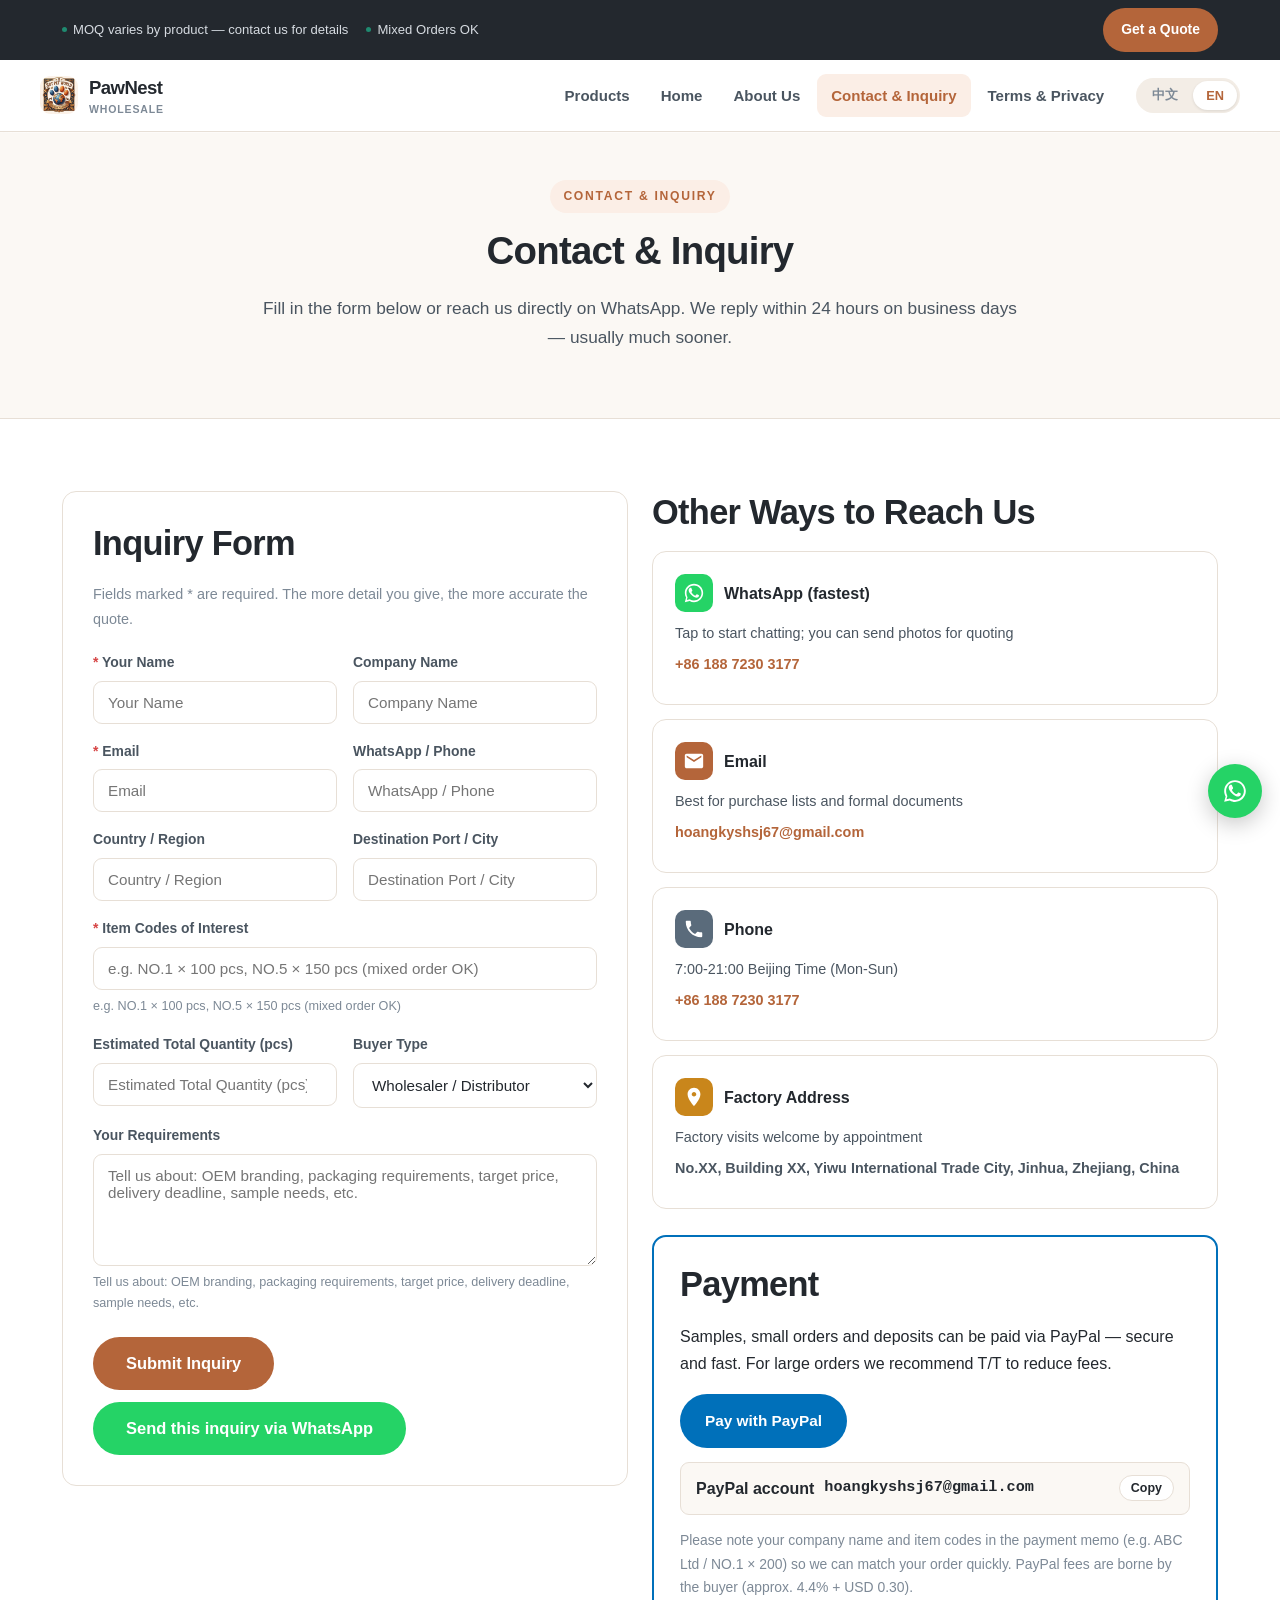
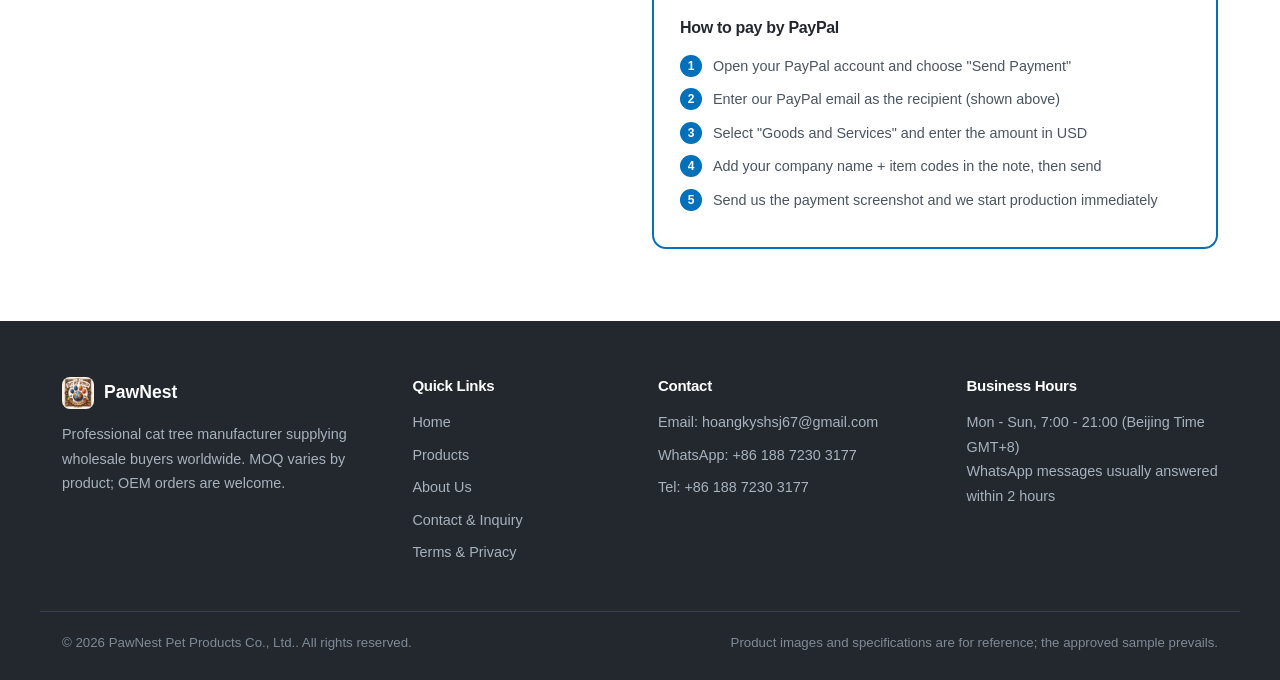
<file: contact.html>
<!DOCTYPE html>
<html lang="en">
<head>
<meta charset="UTF-8">
<meta name="viewport" content="width=device-width,initial-scale=1">
<title data-title-key="contact.title">Contact &amp; Inquiry | PawNest</title>
<meta name="description" content="Send a wholesale inquiry for cat trees. Get a quote within 24 hours. WhatsApp, email, and PayPal payment supported.">
<link rel="icon" href="assets/images/site/brand-avatar.png?v=20260825hd" type="image/png">
<link rel="stylesheet" href="assets/css/style.css?v=20260825avatar">
</head>
<body data-page="contact">

<!-- ===== 顶栏 ===== -->
<div class="topbar"><div class="wrap topbar__in">
  <div class="topbar__facts">
    <span><span class="dot"></span> <span data-i18n="common.moqBadge">MOQ varies by product — contact us for details</span></span>
    <span><span class="dot"></span> <span data-i18n="common.mixBadge">Mixed Orders OK</span></span>
  </div>
  <a href="#inqForm" class="btn btn--sm btn--primary" data-i18n="nav.cta">Get a Quote</a>
</div></div>

<!-- ===== 导航 ===== -->
<header class="header"><div class="wrap header__in">
  <a href="index.html" class="logo"><div class="logo__mark"><img src="assets/images/site/brand-avatar.png?v=20260825hd" alt=""></div>
    <div><span class="cfg-brand">PawNest</span><span class="logo__sub">Wholesale</span></div></a>
  <nav id="nav" class="nav">
    <a href="products.html" data-nav="products" data-i18n="nav.products">Products</a>
    <a href="index.html" data-nav="home" data-i18n="nav.home">Home</a>
    <a href="about.html" data-nav="about" data-i18n="nav.about">About Us</a>
    <a href="contact.html" data-nav="contact" data-i18n="nav.contact">Contact &amp; Inquiry</a>
    <a href="terms.html" data-nav="terms" data-i18n="nav.terms">Terms &amp; Privacy</a>
  </nav>
  <div class="header__tools">
    <div class="langsw"><button data-lang="zh">中文</button><button data-lang="en" class="is-on">EN</button></div>
    <button id="burger" class="burger" aria-label="Menu"><span></span><span></span><span></span></button>
  </div>
</div></header>

<!-- ===== 页头 ===== -->
<section class="section--tight" style="background:var(--bg-2);border-bottom:1px solid var(--line)"><div class="wrap center">
  <p class="eyebrow" data-i18n="contact.h1">Contact &amp; Inquiry</p>
  <h1 style="font-size:clamp(1.6rem,3.5vw,2.4rem)" data-i18n="contact.h1">Contact &amp; Inquiry</h1>
  <p class="lead" data-i18n="contact.sub">Fill in the form below or reach us directly on WhatsApp.</p>
</div></section>

<!-- ===== 询盘表单 + 联系方式 ===== -->
<div class="section"><div class="wrap grid grid--2">

  <!-- 左：表单 -->
  <div>
    <div class="formcard" id="inqFormWrap">
      <h2 data-i18n="contact.formH">Inquiry Form</h2>
      <p style="font-size:.9rem;color:var(--ink-3);margin-bottom:20px" data-i18n="contact.formSub">Fields marked * are required.</p>

      <form id="inqForm" autocomplete="on" novalidate>
        <div class="fgrid">
          <div class="field"><label for="fName"><i>*</i> <span data-i18n="contact.fName">Your Name</span></label>
            <input type="text" id="fName" name="name" placeholder="" data-i18n-ph="contact.fName"></div>
          <div class="field"><label for="fCompany"><span data-i18n="contact.fCompany">Company Name</span></label>
            <input type="text" id="fCompany" name="company" placeholder="" data-i18n-ph="contact.fCompany"></div>
          <div class="field"><label for="fEmail"><i>*</i> <span data-i18n="contact.fEmail">Email</span></label>
            <input type="email" id="fEmail" name="email" placeholder="" data-i18n-ph="contact.fEmail"></div>
          <div class="field"><label for="fPhone"><span data-i18n="contact.fWhats">WhatsApp / Phone</span></label>
            <input type="tel" id="fPhone" name="phone" placeholder="+86 ..." data-i18n-ph="contact.fWhats"></div>
          <div class="field"><label for="fCountry"><span data-i18n="contact.fCountry">Country / Region</span></label>
            <input type="text" id="fCountry" name="country" placeholder="" data-i18n-ph="contact.fCountry"></div>
          <div class="field"><label for="fPort"><span data-i18n="contact.fPort">Destination Port / City</span></label>
            <input type="text" id="fPort" name="port" placeholder="" data-i18n-ph="contact.fPort"></div>

          <!-- 产品编号（自动填充） -->
          <div class="field field--full"><label for="fItems"><i>*</i> <span data-i18n="contact.fItems">Item Codes of Interest</span></label>
            <input type="text" id="fItems" name="items" placeholder="" data-i18n-ph="contact.fItemsHint">
            <span class="hint" data-i18n="contact.fItemsHint">e.g. NO.1 × 100 pcs, NO.5 × 150 pcs (mixed order OK)</span></div>

          <div class="field"><label for="fQty"><span data-i18n="contact.fQty">Estimated Total Quantity (pcs)</span></label>
            <input type="number" id="fQty" name="qty" min="200" step="100" placeholder="200" data-i18n-ph="contact.fQty"></div>
          <div class="field"><label for="fType"><span data-i18n="contact.fType">Buyer Type</span></label>
            <select id="fType" name="btype">
              <option value="" data-i18n="contact.fType1">Wholesaler / Distributor</option>
              <option value="retail" data-i18n="contact.fType2">Retail Store / Chain</option>
              <option value="ecommerce" data-i18n="contact.fType3">E-commerce Seller (Amazon etc.)</option>
              <option value="agent" data-i18n="contact.fType4">Sourcing Agent</option>
              <option value="other" data-i18n="contact.fType5">Other</option>
            </select></div>

          <div class="field field--full"><label for="fMsg"><span data-i18n="contact.fMsg">Your Requirements</span></label>
            <textarea id="fMsg" name="msg" rows="5" placeholder="" data-i18n-ph="contact.fMsgHint"></textarea>
            <span class="hint" data-i18n="contact.fMsgHint">Tell us about: OEM branding, packaging requirements, target price...</span></div>
        </div>

        <div class="btn-row" style="margin-top:22px">
          <button type="submit" class="btn btn--primary btn--lg" data-i18n="contact.submit">Submit Inquiry</button>
          <button type="button" id="sendWa" class="btn btn--wa btn--lg" data-i18n="contact.submitWa">Send via WhatsApp</button>
        </div>
      </form>
      <div id="formMsg" class="formmsg"></div>
    </div>
  </div>

  <!-- 右：联系方式 + PayPal -->
  <div>
    <h2 data-i18n="contact.wayH">Other Ways to Reach Us</h2>

    <div class="waycard" style="margin-bottom:14px">
      <div class="waycard__t"><div class="waycard__ico ico--wa"><svg width="22" height="22" fill="currentColor" viewBox="0 0 24 24"><path d="M17.47 14.4c-.3-.2-1.8-.9-2.1-1-.3-.1-.5-.2-.7.1-.2.3-.7 1-.9 1.2-.2.2-.3.2-.6.1-.3-.2-1.2-.5-2.3-1.5-.9-.8-1.4-1.7-1.6-2-.2-.3 0-.5.1-.6l.5-.6c.1-.2.2-.3.3-.5.1-.2 0-.4 0-.5-.2-.7-.9-1.7-.9-2.3-.2-.6-.5-.5-.7-.5h-.6c-.2 0-.5.1-.8.4-.3.3-1 1-1 2.4s1 2.8 1.2 3c.1.2 1.9 3 4.7 4.2 2.3 1 2.8.8 3.3.7.5 0 1.6-.6 1.8-1.3.2-.6.2-1.2.2-1.3-.1-.1-.3-.2-.6-.4zM12 2C6.48 2 2 6.48 2 12c0 1.84.5 3.56 1.37 5.03L2 22l5.28-1.32c1.39.88 3.03 1.38 4.72 1.38 5.52 0 10-4.48 10-10S17.52 2 12 2zm0 18.2c-1.56 0-3.03-.4-4.31-1.09l-.31-.19-3.22.81.82-3.13-.2-.33A8.196 8.196 0 013.8 12c0-4.53 3.68-8.2 8.2-8.2s8.2 3.68 8.2 8.2-3.68 8.2-8.2 8.2z"/></svg></div>
        <span data-i18n="contact.wayWaH">WhatsApp (fastest)</span></div>
      <p data-i18n="contact.wayWaP">Tap to start chatting; you can send photos for quoting</p>
      <p class="waycard__v"><a class="js-wa cfg-whatsapp" href="#" data-wa-text="">—</a></p>
    </div>

    <div class="waycard" style="margin-bottom:14px">
      <div class="waycard__t"><div class="waycard__ico ico--mail"><svg width="22" height="22" fill="currentColor" viewBox="0 0 24 24"><path d="M20 4H4c-1.1 0-2 .9-2 2v12c0 1.1.9 2 2 2h16c1.1 0 2-.9 2-2V6c0-1.1-.9-2-2-2zm0 4l-8 5-8-5V6l8 5 8-5v2z"/></svg></div>
        <span data-i18n="contact.wayMailH">Email</span></div>
      <p data-i18n="contact.wayMailP">Best for purchase lists and formal documents</p>
      <p class="waycard__v"><a class="js-mail cfg-email" href="#">sales@pawnest-example.com</a></p>
    </div>

    <div class="waycard" style="margin-bottom:14px">
      <div class="waycard__t"><div class="waycard__ico ico--tel"><svg width="22" height="22" fill="currentColor" viewBox="0 0 24 24"><path d="M6.62 10.79c1.44 2.83 3.76 5.14 6.59 6.59l2.2-2.2c.27-.27.67-.36 1.02-.24 1.12.37 2.33.57 3.57.57.55 0 1 .45 1 1V20c0 .55-.45 1-1 1-9.39 0-17-7.61-17-17 0-.55.45-1 1-1h3.5c.55 0 1 .45 1 1 0 1.25.2 2.45.57 3.57.11.35.03.74-.25 1.02l-2.2 2.2z"/></svg></div>
        <span data-i18n="contact.wayPhoneH">Phone</span></div>
      <p data-i18n="contact.wayPhoneP">9:00-18:00 Beijing Time (Mon-Sat)</p>
      <p class="waycard__v"><a class="js-tel cfg-phone" href="#">—</a></p>
    </div>

    <div class="waycard" style="margin-bottom:26px">
      <div class="waycard__t"><div class="waycard__ico ico--map"><svg width="22" height="22" fill="currentColor" viewBox="0 0 24 24"><path d="M12 2C8.13 2 5 5.13 5 9c0 5.25 7 13 7 13s7-7.75 7-13c0-3.87-3.13-7-7-7zm0 9.5c-1.38 0-2.5-1.12-2.5-2.5s1.12-2.5 2.5-2.5 2.5 1.12 2.5 2.5-1.12 2.5-2.5 2.5z"/></svg></div>
        <span data-i18n="contact.wayAddrH">Factory Address</span></div>
      <p data-i18n="contact.wayAddrP">Factory visits welcome by appointment</p>
      <p class="waycard__v cfg-address">—</p>
    </div>

    <!-- PayPal -->
    <div class="paybox">
      <h2 data-i18n="contact.payH">Payment</h2>
      <p data-i18n="contact.payP">Samples, small orders and deposits can be paid via PayPal — secure and fast.</p>
      <a class="btn btn--pp js-pay" href="#" target="_blank" rel="noopener" data-i18n="contact.payBtn">Pay with PayPal</a>
      <div class="payacct">
        <strong data-i18n="contact.payAcct">PayPal account:</strong>
        <code class="cfg-paypal">hoangkyshsj67@gmail.com</code>
        <button class="btn btn--sm btn--ghost js-copy" data-copy="" data-copy-target=".cfg-paypal" style="margin-left:auto;padding:5px 11px;font-size:.78rem" data-i18n="common.copy">Copy</button>
      </div>
      <p style="font-size:.87rem;color:var(--ink-3)" data-i18n="contact.payNote">Please note your company name and item codes in the payment memo so we can match your order quickly.</p>

      <h3 style="margin-top:18px;margin-bottom:8px;font-size:1rem" data-i18n="contact.payStepsH">How to pay by PayPal</h3>
      <ol class="paysteps">
        <li data-i18n="contact.payStep1">Open your PayPal account and choose "Send Payment"</li>
        <li data-i18n="contact.payStep2">Enter our PayPal email as the recipient (shown above)</li>
        <li data-i18n="contact.payStep3">Select "Goods and Services" and enter the amount in USD</li>
        <li data-i18n="contact.payStep4">Add your company name + item codes in the note, then send</li>
        <li data-i18n="contact.payStep5">Send us the payment screenshot and we start production immediately</li>
      </ol>
    </div>
  </div>
</div></div>

<!-- ===== 页脚 ===== -->
<footer class="footer"><div class="wrap footer__grid">
  <div>
    <div class="footer__logo"><div class="logo__mark" style="width:32px;height:32px;border-radius:8px"><img src="assets/images/site/brand-avatar.png?v=20260825hd" alt=""></div>PawNest</div>
    <p data-i18n="footer.aboutP">Professional cat tree manufacturer supplying wholesale buyers worldwide.</p>
  </div>
  <div>
    <h4 data-i18n="footer.linksH">Quick Links</h4>
    <ul>
      <li><a href="index.html" data-i18n="nav.home">Home</a></li>
      <li><a href="products.html" data-i18n="nav.products">Products</a></li>
      <li><a href="about.html" data-i18n="nav.about">About Us</a></li>
      <li><a href="contact.html" data-i18n="nav.contact">Contact &amp; Inquiry</a></li>
      <li><a href="terms.html" data-i18n="nav.terms">Terms &amp; Privacy</a></li>
    </ul>
  </div>
  <div>
    <h4 data-i18n="footer.contactH">Contact</h4>
    <ul>
      <li>Email: <a class="js-mail cfg-email" href="#">sales@pawnest-example.com</a></li>
      <li>WhatsApp: <a class="js-wa cfg-whatsapp" href="#" data-wa-text="">—</a></li>
      <li>Tel: <a class="js-tel cfg-phone" href="#">—</a></li>
    </ul>
  </div>
  <div>
    <h4 data-i18n="footer.hoursH">Business Hours</h4>
    <p data-i18n="footer.hoursP">Mon - Sat, 9:00 - 18:00 (Beijing Time GMT+8)</p>
  </div>
</div><div class="wrap footer__bottom">
  <span>&copy; <span class="cfg-year">2025</span> <span class="cfg-company">PawNest Pet Products Co., Ltd.</span>. <span data-i18n="footer.rights">All rights reserved.</span></span>
  <span data-i18n="footer.disclaim">Product images and specifications are for reference.</span>
</div></footer>

<div class="floats">
  <a class="fab fab--wa js-wa" href="#" data-wa-text="" target="_blank" rel="noopener" aria-label="WhatsApp">
    <svg width="26" height="26" fill="currentColor" viewBox="0 0 24 24"><path d="M17.47 14.4c-.3-.2-1.8-.9-2.1-1-.3-.1-.5-.2-.7.1-.2.3-.7 1-.9 1.2-.2.2-.3.2-.6.1-.3-.2-1.2-.5-2.3-1.5-.9-.8-1.4-1.7-1.6-2-.2-.3 0-.5.1-.6l.5-.6c.1-.2.2-.3.3-.5.1-.2 0-.4 0-.5-.2-.7-.9-1.7-.9-2.3-.2-.6-.5-.5-.7-.5h-.6c-.2 0-.5.1-.8.4-.3.3-1 1-1 2.4s1 2.8 1.2 3c.1.2 1.9 3 4.7 4.2 2.3 1 2.8.8 3.3.7.5 0 1.6-.6 1.8-1.3.2-.6.2-1.2.2-1.3-.1-.1-.3-.2-.6-.4zM12 2C6.48 2 2 6.48 2 12c0 1.84.5 3.56 1.37 5.03L2 22l5.28-1.32c1.39.88 3.03 1.38 4.72 1.38 5.52 0 10-4.48 10-10S17.52 2 12 2zm0 18.2c-1.56 0-3.03-.4-4.31-1.09l-.31-.19-3.22.81.82-3.13-.2-.33A8.196 8.196 0 013.8 12c0-4.53 3.68-8.2 8.2-8.2s8.2 3.68 8.2 8.2-3.68 8.2-8.2 8.2z"/></svg>
    <span class="fab__tip" data-i18n="common.whatsapp">Chat on WhatsApp</span>
  </a>
  <button id="toTop" class="fab fab--top" aria-label="Back to top">
    <svg width="22" height="22" fill="currentColor" viewBox="0 0 24 24"><path d="M7.41 15.41L12 10.83l4.59 4.58L18 14l-6-6-6 6z"/></svg>
  </button>
</div>

<script src="assets/js/config.js"></script>
<script src="assets/js/products.js"></script>
<script src="assets/js/i18n.js"></script>
<script src="assets/js/main.js"></script>
</body>
</html>
</file>
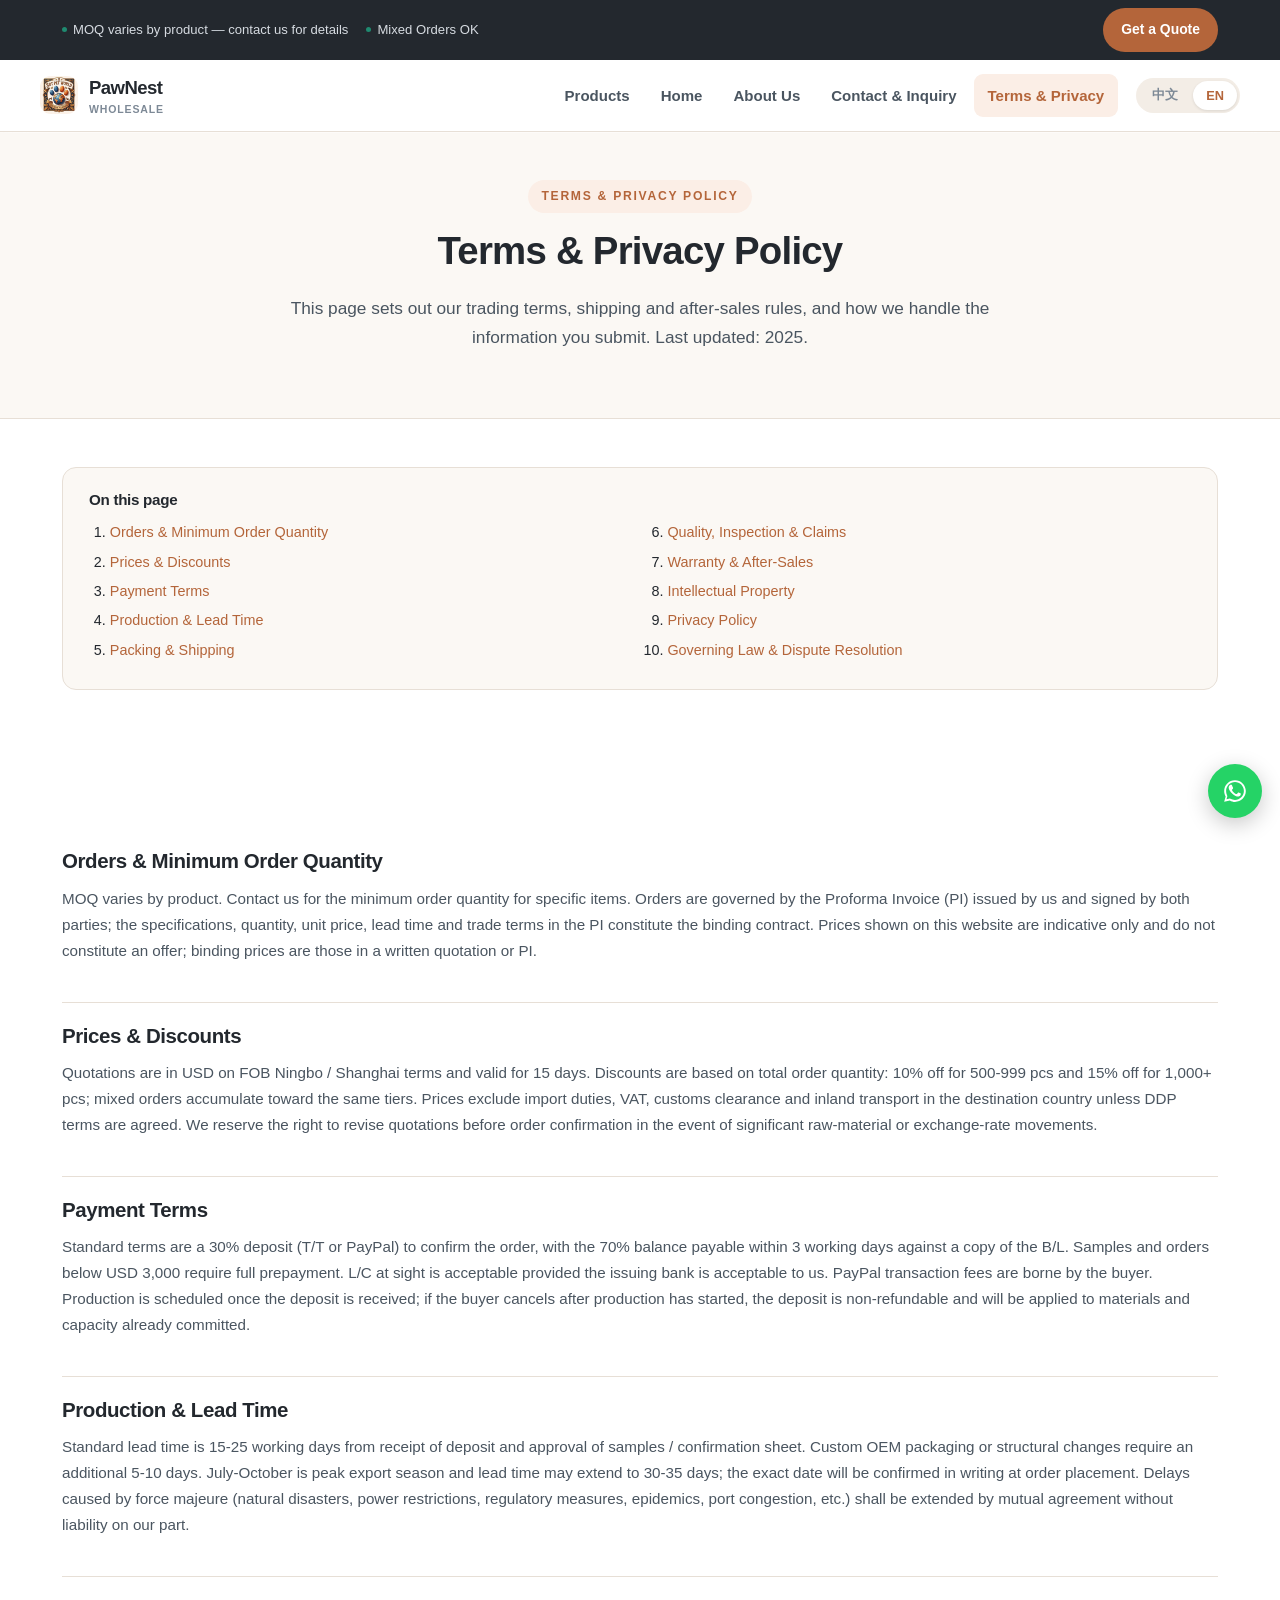
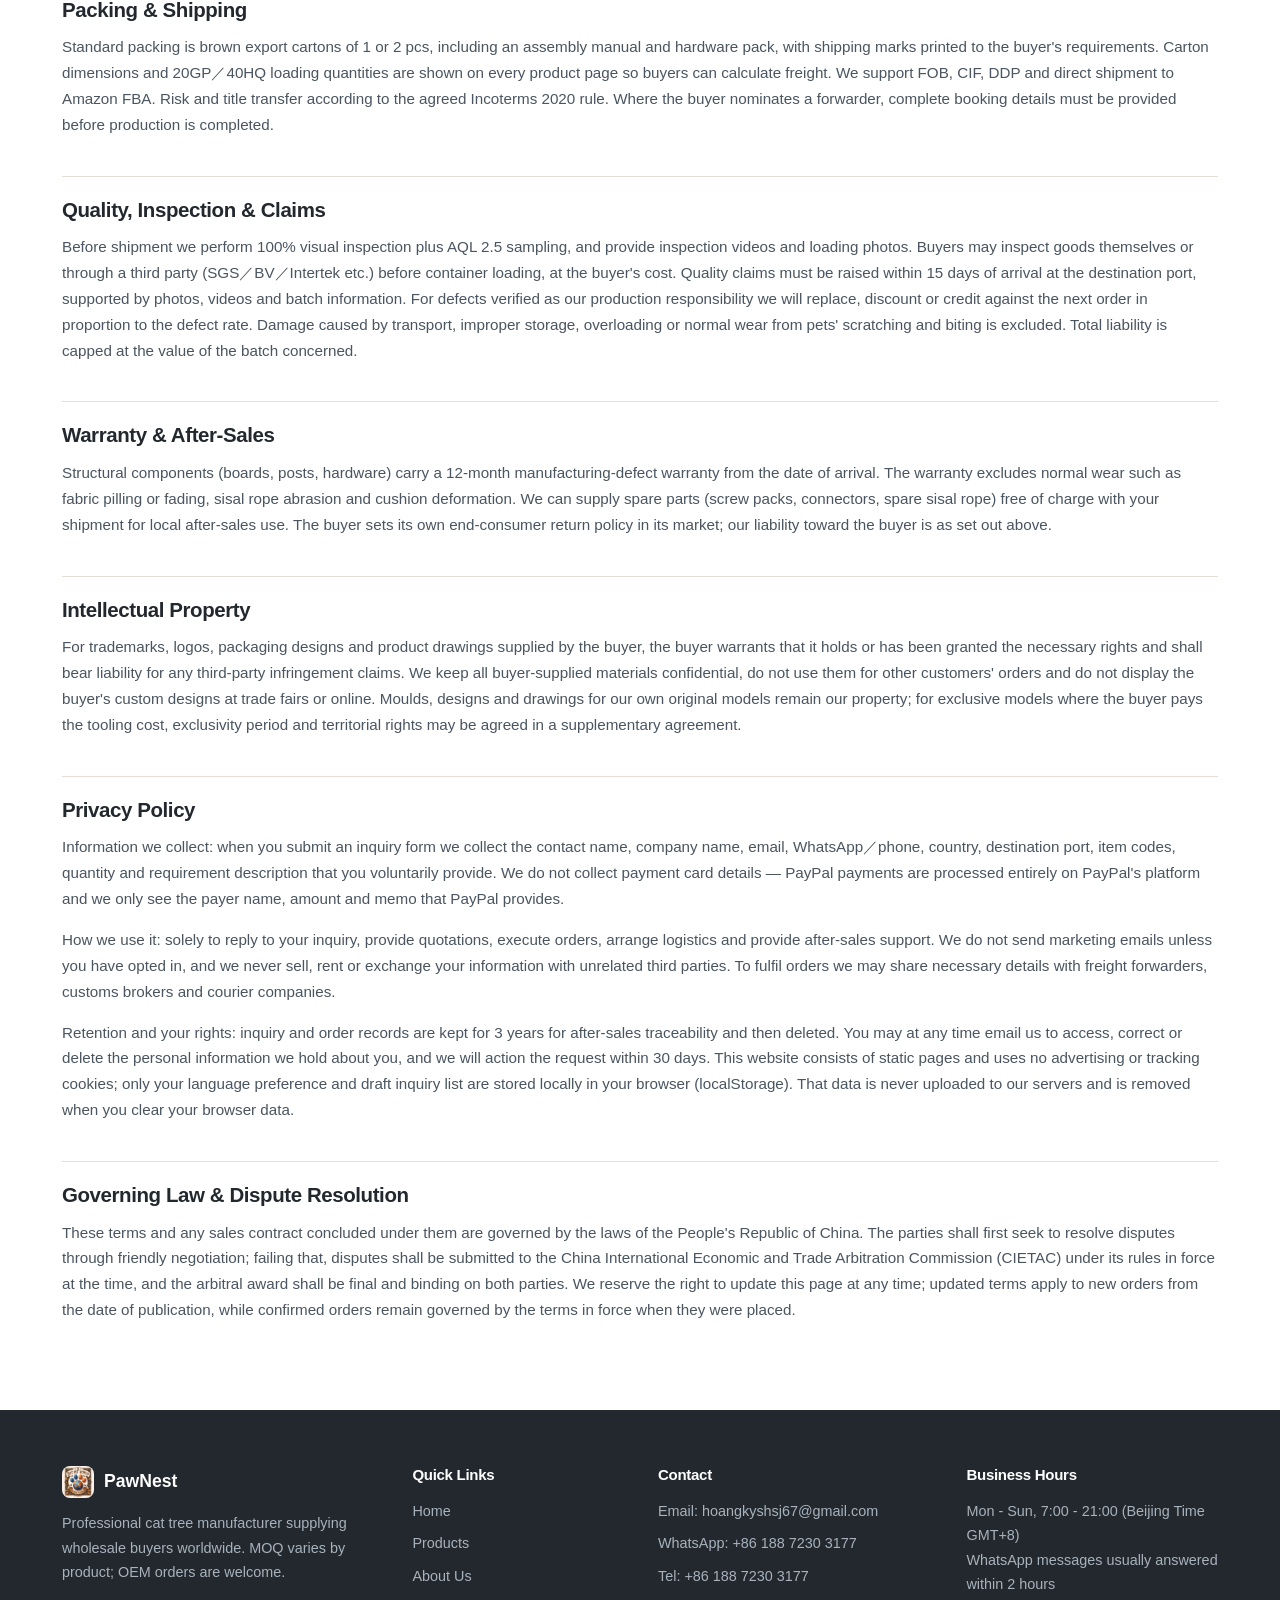
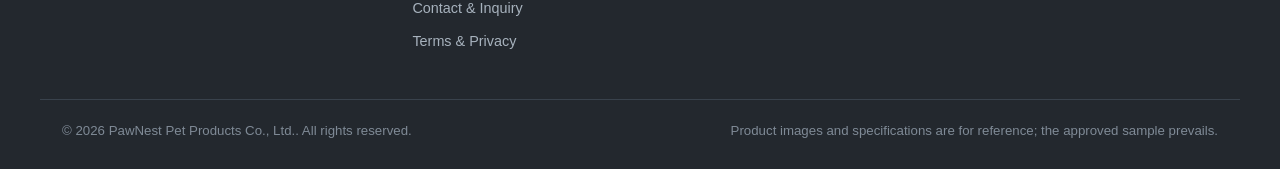
<file: terms.html>
<!DOCTYPE html>
<html lang="en">
<head>
<meta charset="UTF-8">
<meta name="viewport" content="width=device-width,initial-scale=1">
<meta name="robots" content="noindex,follow">
<title data-title-key="terms.title">Terms &amp; Privacy | PawNest</title>
<meta name="description" content="Terms of service, payment terms, shipping policy, quality warranty and privacy policy for PawNest cat tree wholesale.">
<link rel="icon" href="assets/images/site/brand-avatar.png?v=20260825hd" type="image/png">
<link rel="stylesheet" href="assets/css/style.css?v=20260825avatar">
<script>
  // 手机从旧书签、搜索结果或桌面快捷方式直接进入条款页时，先展示商品首页。
  (function () {
    if (!window.matchMedia("(max-width: 860px)").matches || location.hash) return;
    var stay = new URLSearchParams(location.search).get("stay") === "1";
    var fromThisSite = false;
    try { fromThisSite = !!document.referrer && new URL(document.referrer).origin === location.origin; } catch (e) {}
    if (!stay && !fromThisSite) location.replace("index.html");
  })();
</script>
</head>
<body data-page="terms">

<!-- ===== 顶栏 ===== -->
<div class="topbar"><div class="wrap topbar__in">
  <div class="topbar__facts">
    <span><span class="dot"></span> <span data-i18n="common.moqBadge">MOQ varies by product — contact us for details</span></span>
    <span><span class="dot"></span> <span data-i18n="common.mixBadge">Mixed Orders OK</span></span>
  </div>
  <a href="contact.html" class="btn btn--sm btn--primary" data-i18n="nav.cta">Get a Quote</a>
</div></div>

<!-- ===== 导航 ===== -->
<header class="header"><div class="wrap header__in">
  <a href="index.html" class="logo"><div class="logo__mark"><img src="assets/images/site/brand-avatar.png?v=20260825hd" alt=""></div>
    <div><span class="cfg-brand">PawNest</span><span class="logo__sub">Wholesale</span></div></a>
  <nav id="nav" class="nav">
    <a href="products.html" data-nav="products" data-i18n="nav.products">Products</a>
    <a href="index.html" data-nav="home" data-i18n="nav.home">Home</a>
    <a href="about.html" data-nav="about" data-i18n="nav.about">About Us</a>
    <a href="contact.html" data-nav="contact" data-i18n="nav.contact">Contact &amp; Inquiry</a>
    <a href="terms.html" data-nav="terms" data-i18n="nav.terms">Terms &amp; Privacy</a>
  </nav>
  <div class="header__tools">
    <div class="langsw"><button data-lang="zh">中文</button><button data-lang="en" class="is-on">EN</button></div>
    <button id="burger" class="burger" aria-label="Menu"><span></span><span></span><span></span></button>
  </div>
</div></header>

<!-- ===== 页头 ===== -->
<section class="section--tight" style="background:var(--bg-2);border-bottom:1px solid var(--line)"><div class="wrap center">
  <p class="eyebrow" data-i18n="terms.h1">Terms &amp; Privacy Policy</p>
  <h1 style="font-size:clamp(1.6rem,3.5vw,2.4rem)" data-i18n="terms.h1">Terms &amp; Privacy Policy</h1>
  <p class="lead" data-i18n="terms.sub">This page sets out our trading terms, shipping and after-sales rules, and how we handle the information you submit.</p>
</div></section>

<!-- ===== 目录 ===== -->
<div class="section section--tight"><div class="wrap">
  <div class="toc">
    <h3 data-i18n="terms.tocH">On this page</h3>
    <ol>
      <li><a href="#s1" data-i18n="terms.s1H">Orders &amp; Minimum Order Quantity</a></li>
      <li><a href="#s2" data-i18n="terms.s2H">Prices &amp; Discounts</a></li>
      <li><a href="#s3" data-i18n="terms.s3H">Payment Terms</a></li>
      <li><a href="#s4" data-i18n="terms.s4H">Production &amp; Lead Time</a></li>
      <li><a href="#s5" data-i18n="terms.s5H">Packing &amp; Shipping</a></li>
      <li><a href="#s6" data-i18n="terms.s6H">Quality, Inspection &amp; Claims</a></li>
      <li><a href="#s7" data-i18n="terms.s7H">Warranty &amp; After-Sales</a></li>
      <li><a href="#s8" data-i18n="terms.s8H">Intellectual Property</a></li>
      <li><a href="#s9" data-i18n="terms.s9H">Privacy Policy</a></li>
      <li><a href="#s10" data-i18n="terms.s10H">Governing Law &amp; Dispute Resolution</a></li>
    </ol>
  </div>
</div></div>

<!-- ===== 正文 ===== -->
<div class="section"><div class="wrap legal">

  <h2 id="s1" data-i18n="terms.s1H">Orders &amp; Minimum Order Quantity</h2>
  <p data-i18n="terms.s1P">MOQ varies by product. Contact us for the minimum order quantity for specific items. Orders are governed by the Proforma Invoice (PI) issued by us and signed by both parties...</p>

  <h2 id="s2" data-i18n="terms.s2H">Prices &amp; Discounts</h2>
  <p data-i18n="terms.s2P">Quotations are in USD on FOB Ningbo / Shanghai terms and valid for 15 days. Discounts are based on total order quantity: 10% off for 500-999 pcs and 15% off for 1,000+ pcs...</p>

  <h2 id="s3" data-i18n="terms.s3H">Payment Terms</h2>
  <p data-i18n="terms.s3P">Standard terms are a 30% deposit (T/T or PayPal) to confirm the order, with the 70% balance payable within 3 working days against a copy of the B/L...</p>

  <h2 id="s4" data-i18n="terms.s4H">Production &amp; Lead Time</h2>
  <p data-i18n="terms.s4P">Standard lead time is 15-25 working days from receipt of deposit and approval of samples / confirmation sheet. Custom OEM packaging or structural changes require an additional 5-10 days...</p>

  <h2 id="s5" data-i18n="terms.s5H">Packing &amp; Shipping</h2>
  <p data-i18n="terms.s5P">Standard packing is brown export cartons of 1 or 2 pcs, including an assembly manual and hardware pack, with shipping marks printed to the buyer's requirements...</p>

  <h2 id="s6" data-i18n="terms.s6H">Quality, Inspection &amp; Claims</h2>
  <p data-i18n="terms.s6P">Before shipment we perform 100% visual inspection plus AQL 2.5 sampling, and provide inspection videos and loading photos. Buyers may inspect goods themselves or through a third party (SGS / BV / Intertek etc.) before container loading...</p>

  <h2 id="s7" data-i18n="terms.s7H">Warranty &amp; After-Sales</h2>
  <p data-i18n="terms.s7P">Structural components (boards, posts, hardware) carry a 12-month manufacturing-defect warranty from the date of arrival. The warranty excludes normal wear such as fabric pilling or fading, sisal rope abrasion and cushion deformation...</p>

  <h2 id="s8" data-i18n="terms.s8H">Intellectual Property</h2>
  <p data-i18n="terms.s8P">For trademarks, logos, packaging designs and product drawings supplied by the buyer, the buyer warrants that it holds or has been granted the necessary rights and shall bear liability for any third-party infringement claims...</p>

  <h2 id="s9" data-i18n="terms.s9H">Privacy Policy</h2>
  <p data-i18n="terms.s9P1"><strong>Information we collect:</strong> when you submit an inquiry form we collect the contact name, company name, email, WhatsApp／phone, country, destination port, item codes, quantity and requirement description that you voluntarily provide.</p>
  <p data-i18n="terms.s9P2"><strong>How we use it:</strong> solely to reply to your inquiry, provide quotations, execute orders, arrange logistics and provide after-sales support.</p>
  <p data-i18n="terms.s9P3"><strong>Retention and your rights:</strong> inquiry and order records are kept for 3 years for after-sales traceability and then deleted.</p>

  <h2 id="s10" data-i18n="terms.s10H">Governing Law &amp; Dispute Resolution</h2>
  <p data-i18n="terms.s10P">These terms and any sales contract concluded under them are governed by the laws of the People's Republic of China. The parties shall first seek to resolve disputes through friendly negotiation; failing that, disputes shall be submitted to CIETAC...</p>

</div></div>

<!-- ===== 页脚 ===== -->
<footer class="footer"><div class="wrap footer__grid">
  <div>
    <div class="footer__logo"><div class="logo__mark" style="width:32px;height:32px;border-radius:8px"><img src="assets/images/site/brand-avatar.png?v=20260825hd" alt=""></div>PawNest</div>
    <p data-i18n="footer.aboutP">Professional cat tree manufacturer supplying wholesale buyers worldwide.</p>
  </div>
  <div>
    <h4 data-i18n="footer.linksH">Quick Links</h4>
    <ul>
      <li><a href="index.html" data-i18n="nav.home">Home</a></li>
      <li><a href="products.html" data-i18n="nav.products">Products</a></li>
      <li><a href="about.html" data-i18n="nav.about">About Us</a></li>
      <li><a href="contact.html" data-i18n="nav.contact">Contact &amp; Inquiry</a></li>
      <li><a href="terms.html" data-i18n="nav.terms">Terms &amp; Privacy</a></li>
    </ul>
  </div>
  <div>
    <h4 data-i18n="footer.contactH">Contact</h4>
    <ul>
      <li>Email: <a class="js-mail cfg-email" href="#">sales@pawnest-example.com</a></li>
      <li>WhatsApp: <a class="js-wa cfg-whatsapp" href="#" data-wa-text="">—</a></li>
      <li>Tel: <a class="js-tel cfg-phone" href="#">—</a></li>
    </ul>
  </div>
  <div>
    <h4 data-i18n="footer.hoursH">Business Hours</h4>
    <p data-i18n="footer.hoursP">Mon - Sat, 9:00 - 18:00 (Beijing Time GMT+8)</p>
  </div>
</div><div class="wrap footer__bottom">
  <span>&copy; <span class="cfg-year">2025</span> <span class="cfg-company">PawNest Pet Products Co., Ltd.</span>. <span data-i18n="footer.rights">All rights reserved.</span></span>
  <span data-i18n="footer.disclaim">Product images and specifications are for reference.</span>
</div></footer>

<div class="floats">
  <a class="fab fab--wa js-wa" href="#" data-wa-text="" target="_blank" rel="noopener" aria-label="WhatsApp">
    <svg width="26" height="26" fill="currentColor" viewBox="0 0 24 24"><path d="M17.47 14.4c-.3-.2-1.8-.9-2.1-1-.3-.1-.5-.2-.7.1-.2.3-.7 1-.9 1.2-.2.2-.3.2-.6.1-.3-.2-1.2-.5-2.3-1.5-.9-.8-1.4-1.7-1.6-2-.2-.3 0-.5.1-.6l.5-.6c.1-.2.2-.3.3-.5.1-.2 0-.4 0-.5-.2-.7-.9-1.7-.9-2.3-.2-.6-.5-.5-.7-.5h-.6c-.2 0-.5.1-.8.4-.3.3-1 1-1 2.4s1 2.8 1.2 3c.1.2 1.9 3 4.7 4.2 2.3 1 2.8.8 3.3.7.5 0 1.6-.6 1.8-1.3.2-.6.2-1.2.2-1.3-.1-.1-.3-.2-.6-.4zM12 2C6.48 2 2 6.48 2 12c0 1.84.5 3.56 1.37 5.03L2 22l5.28-1.32c1.39.88 3.03 1.38 4.72 1.38 5.52 0 10-4.48 10-10S17.52 2 12 2zm0 18.2c-1.56 0-3.03-.4-4.31-1.09l-.31-.19-3.22.81.82-3.13-.2-.33A8.196 8.196 0 013.8 12c0-4.53 3.68-8.2 8.2-8.2s8.2 3.68 8.2 8.2-3.68 8.2-8.2 8.2z"/></svg>
    <span class="fab__tip" data-i18n="common.whatsapp">Chat on WhatsApp</span>
  </a>
  <button id="toTop" class="fab fab--top" aria-label="Back to top">
    <svg width="22" height="22" fill="currentColor" viewBox="0 0 24 24"><path d="M7.41 15.41L12 10.83l4.59 4.58L18 14l-6-6-6 6z"/></svg>
  </button>
</div>

<script src="assets/js/config.js"></script>
<script src="assets/js/products.js"></script>
<script src="assets/js/i18n.js?v=20260825terms"></script>
<script src="assets/js/main.js"></script>
</body>
</html>
</file>
<file: assets/css/style.css>
/* ==========================================================================
   PawNest 猫爬架批发站 · 样式表
   要改配色，只改下面 :root 里的颜色变量即可，全站自动生效
   ========================================================================== */

:root{
  --brand:      #B4653A;   /* 主色：暖木色 */
  --brand-dark: #8E4E2B;
  --brand-soft: #FBEEE6;
  --ink:        #23282E;   /* 正文深色 */
  --ink-2:      #4A5560;   /* 次级文字 */
  --ink-3:      #7D8996;   /* 弱化文字 */
  --bg:         #FFFFFF;
  --bg-2:       #FBF8F4;   /* 米白分区背景 */
  --bg-3:       #F3EDE6;
  --line:       #E7DFD6;
  --green:      #1F8A70;   /* 折扣 / 成功 */
  --green-soft: #E6F4F0;
  --amber:      #C9861B;
  --radius:     14px;
  --radius-sm:  9px;
  --shadow:     0 1px 3px rgba(35,40,46,.06), 0 8px 24px rgba(35,40,46,.06);
  --shadow-lg:  0 4px 12px rgba(35,40,46,.08), 0 20px 48px rgba(35,40,46,.10);
  --maxw:       1200px;
  --font: "Inter", -apple-system, BlinkMacSystemFont, "Segoe UI", "PingFang SC",
          "Hiragino Sans GB", "Microsoft YaHei", "Helvetica Neue", Arial, sans-serif;
}

*,*::before,*::after{ box-sizing:border-box; }
html{ scroll-behavior:smooth; -webkit-text-size-adjust:100%; }
body{
  margin:0; font-family:var(--font); color:var(--ink); background:var(--bg);
  font-size:16px; line-height:1.7; -webkit-font-smoothing:antialiased;
}
img{ max-width:100%; display:block; }
a{ color:var(--brand); text-decoration:none; }
a:hover{ color:var(--brand-dark); }
h1,h2,h3,h4{ margin:0 0 .5em; line-height:1.25; font-weight:700; letter-spacing:-.02em; }
h1{ font-size:clamp(1.9rem,4.4vw,3.1rem); }
h2{ font-size:clamp(1.5rem,3vw,2.15rem); }
h3{ font-size:1.15rem; }
p{ margin:0 0 1em; }
ul{ margin:0 0 1em; padding-left:1.15em; }
li{ margin-bottom:.35em; }
:focus-visible{ outline:3px solid var(--brand); outline-offset:2px; border-radius:4px; }

.wrap{ max-width:var(--maxw); margin:0 auto; padding:0 22px; }
.section{ padding:72px 0; }
.section--alt{ background:var(--bg-2); }
.section--tight{ padding:48px 0; }
.center{ text-align:center; }
.lead{ font-size:1.08rem; color:var(--ink-2); max-width:760px; }
.center .lead{ margin-left:auto; margin-right:auto; }
.sec-head{ margin-bottom:40px; }
.eyebrow{
  display:inline-block; font-size:.76rem; font-weight:700; letter-spacing:.14em;
  text-transform:uppercase; color:var(--brand); background:var(--brand-soft);
  padding:6px 13px; border-radius:100px; margin-bottom:14px;
}

/* ---------- 按钮 ---------- */
.btn{
  display:inline-flex; align-items:center; justify-content:center; gap:9px;
  padding:13px 24px; border-radius:100px; font-weight:650; font-size:.96rem;
  border:1.5px solid transparent; cursor:pointer; transition:.18s ease;
  white-space:nowrap; font-family:inherit; text-align:center;
}
.btn--primary{ background:var(--brand); color:#fff; }
.btn--primary:hover{ background:var(--brand-dark); color:#fff; transform:translateY(-1px);
  box-shadow:0 8px 20px rgba(180,101,58,.28); }
.btn--ghost{ background:#fff; color:var(--ink); border-color:var(--line); }
.btn--ghost:hover{ border-color:var(--brand); color:var(--brand); transform:translateY(-1px); }
.btn--wa{ background:#25D366; color:#fff; }
.btn--wa:hover{ background:#1EB955; color:#fff; transform:translateY(-1px);
  box-shadow:0 8px 20px rgba(37,211,102,.32); }
.btn--pp{ background:#0070BA; color:#fff; }
.btn--pp:hover{ background:#005A96; color:#fff; transform:translateY(-1px); }
.btn--sm{ padding:9px 17px; font-size:.87rem; }
.btn--lg{ padding:16px 32px; font-size:1.03rem; }
.btn--block{ width:100%; }
.btn svg{ flex:none; }
.btn-row{ display:flex; flex-wrap:wrap; gap:12px; }
.center .btn-row{ justify-content:center; }

/* ---------- 顶栏 ---------- */
.topbar{
  background:var(--ink); color:#D6DBE1; font-size:.82rem; padding:8px 0;
}
.topbar__in{ display:flex; flex-wrap:wrap; gap:8px 22px; align-items:center; justify-content:space-between; }
.topbar__facts{ display:flex; flex-wrap:wrap; gap:6px 18px; }
.topbar__facts span{ display:inline-flex; align-items:center; gap:6px; }
.topbar a{ color:#fff; }
.dot{ width:5px; height:5px; border-radius:50%; background:var(--green); flex:none; }

.header{
  position:sticky; top:0; z-index:60; background:rgba(255,255,255,.94);
  backdrop-filter:blur(12px); border-bottom:1px solid var(--line);
}
.header__in{ display:flex; align-items:center; gap:18px; padding:12px 0; }
.logo{ display:flex; align-items:center; gap:11px; font-weight:800; font-size:1.16rem;
  color:var(--ink); letter-spacing:-.03em; flex:none; }
.logo:hover{ color:var(--ink); }
.logo__mark{
  width:38px; height:38px; border-radius:11px; background:#f6efe4;
  display:grid; place-items:center; flex:none; overflow:hidden;
}
.logo__mark img{ width:100%; height:100%; display:block; object-fit:cover; }
.logo__sub{ display:block; font-size:.66rem; font-weight:600; color:var(--ink-3);
  letter-spacing:.08em; text-transform:uppercase; margin-top:-2px; }

.nav{ display:flex; gap:3px; margin-left:auto; }
.nav a{
  padding:9px 14px; border-radius:9px; color:var(--ink-2); font-weight:600; font-size:.94rem;
}
.nav a:hover{ background:var(--bg-3); color:var(--ink); }
.nav a.is-active{ color:var(--brand); background:var(--brand-soft); }
.header__tools{ display:flex; align-items:center; gap:9px; flex:none; }

.langsw{ display:flex; background:var(--bg-3); border-radius:100px; padding:3px; gap:2px; }
.langsw button{
  border:0; background:transparent; padding:6px 13px; border-radius:100px; cursor:pointer;
  font-weight:700; font-size:.8rem; color:var(--ink-3); font-family:inherit; transition:.15s;
}
.langsw button.is-on{ background:#fff; color:var(--brand); box-shadow:0 1px 3px rgba(0,0,0,.1); }

.burger{ display:none; border:1.5px solid var(--line); background:#fff; border-radius:9px;
  width:42px; height:42px; cursor:pointer; }
.burger span{ display:block; width:19px; height:2px; background:var(--ink); margin:4px auto; border-radius:2px; }

/* ---------- Hero ---------- */
.hero{
  background:linear-gradient(160deg,#FDF9F5 0%,#F6EDE4 52%,#EFE3D6 100%);
  border-bottom:1px solid var(--line); overflow:hidden; position:relative;
}
.hero__in{ display:grid; grid-template-columns:1.05fr .95fr; gap:52px; align-items:center;
  padding:66px 0 60px; }
.hero h1{ margin-bottom:18px; }
.hero__sub{ font-size:1.06rem; color:var(--ink-2); margin-bottom:26px; max-width:560px; }
.hero__badges{ display:flex; flex-wrap:wrap; gap:8px; margin-bottom:26px; }
.badge{
  display:inline-flex; align-items:center; gap:6px; background:#fff; border:1px solid var(--line);
  padding:7px 14px; border-radius:100px; font-size:.84rem; font-weight:650; color:var(--ink-2);
}
.badge--green{ background:var(--green-soft); border-color:#BFE3DA; color:#12604D; }
.hero__art{ position:relative; }
.hero__slides{
  position:relative; aspect-ratio:16/9; overflow:hidden; border-radius:var(--radius);
  background:#fff; box-shadow:var(--shadow-lg);
}
.hero__slide{
  position:absolute; inset:0; margin:0; opacity:0; visibility:hidden;
  transition:opacity .65s ease, visibility .65s ease;
}
.hero__slide.is-active{ opacity:1; visibility:visible; z-index:1; }
.hero__slide img{ width:100%; height:100%; display:block; object-fit:cover; }
.hero__slide--contain img{ object-fit:contain; background:#fff; }
.hero__arrow{
  position:absolute; top:50%; z-index:4; width:38px; height:38px; border:1px solid rgba(255,255,255,.7);
  border-radius:50%; background:rgba(30,28,26,.58); color:#fff; display:grid; place-items:center;
  transform:translateY(-50%); cursor:pointer; font-size:1.2rem; line-height:1;
  opacity:.72; transition:opacity .2s, background .2s, transform .2s;
}
.hero__arrow:hover,.hero__arrow:focus-visible{ opacity:1; background:var(--brand); transform:translateY(-50%) scale(1.05); }
.hero__arrow--prev{ left:12px; }
.hero__arrow--next{ right:12px; }
.hero__dots{
  position:absolute; left:50%; bottom:12px; z-index:4; display:flex; gap:8px;
  padding:7px 10px; border-radius:100px; background:rgba(30,28,26,.42); transform:translateX(-50%);
}
.hero__dots button{
  width:9px; height:9px; padding:0; border:0; border-radius:50%; background:rgba(255,255,255,.58); cursor:pointer;
  transition:width .2s, background .2s;
}
.hero__dots button.is-active{ width:24px; border-radius:10px; background:#fff; }
.hero__chip{
  position:absolute; z-index:5; background:#fff; border-radius:12px; padding:11px 15px; box-shadow:var(--shadow-lg);
  font-size:.83rem; font-weight:700; line-height:1.35;
}
.hero__chip small{ display:block; font-weight:600; color:var(--ink-3); font-size:.74rem; }
.hero__chip--1{ top:16px; left:-14px; }
.hero__chip--2{ bottom:18px; right:-10px; }
.hero__chip b{ color:var(--brand); font-size:1.02rem; }

/* ---------- 数字条 ---------- */
.stats{ display:grid; grid-template-columns:repeat(4,1fr); gap:1px; background:var(--line);
  border:1px solid var(--line); border-radius:var(--radius); overflow:hidden; }
.stats div{ background:#fff; padding:24px 18px; text-align:center; }
.stats b{ display:block; font-size:1.85rem; font-weight:800; color:var(--brand); letter-spacing:-.03em; }
.stats span{ font-size:.85rem; color:var(--ink-3); font-weight:600; }

/* ---------- 产品卡 ---------- */
.grid{ display:grid; gap:24px; }
.grid--4{ grid-template-columns:repeat(4,1fr); }
.grid--3{ grid-template-columns:repeat(3,1fr); }
.grid--2{ grid-template-columns:repeat(2,1fr); }

.pcard{
  background:#fff; border:1px solid var(--line); border-radius:var(--radius);
  overflow:hidden; display:flex; flex-direction:column; transition:.2s ease;
}
.pcard:hover{ transform:translateY(-3px); box-shadow:var(--shadow-lg); border-color:#D9CCBE; }
.pcard__media{ position:relative; background:var(--bg-3); aspect-ratio:1/1; overflow:hidden; }
.pcard__media img{ width:100%; height:100%; object-fit:cover; transition:.3s; }
.pcard:hover .pcard__media img{ transform:scale(1.04); }
.pcard__code{
  position:absolute; top:11px; left:11px; background:var(--ink); color:#fff;
  font-size:.79rem; font-weight:800; padding:5px 11px; border-radius:7px; letter-spacing:.02em;
}
.pcard__tags{ position:absolute; top:11px; right:11px; display:flex; flex-direction:column; gap:5px; align-items:flex-end; }
.tag{ font-size:.71rem; font-weight:800; padding:4px 9px; border-radius:6px; text-transform:uppercase;
  letter-spacing:.05em; }
.tag--type{ background:#fff; color:var(--brand); border:1px solid var(--line); }
.tag--hot{ background:#E8503A; color:#fff; }
.pcard__body{ padding:17px 18px 19px; display:flex; flex-direction:column; flex:1; }
.pcard__name{ font-size:1.02rem; font-weight:700; margin:0 0 9px; line-height:1.4; }
.pcard__spec{ font-size:.84rem; color:var(--ink-3); margin:0 0 13px; }
.pcard__spec b{ color:var(--ink-2); font-weight:650; }
.pcard__price{ margin-top:auto; padding-top:13px; border-top:1px dashed var(--line); }
.pcard__from{ font-size:.75rem; color:var(--ink-3); font-weight:600; }
.pcard__num{ font-size:1.5rem; font-weight:800; color:var(--ink); letter-spacing:-.03em; }
.pcard__num small{ font-size:.8rem; font-weight:600; color:var(--ink-3); letter-spacing:0; }
.pcard__disc{ font-size:.78rem; color:var(--green); font-weight:700; }
.pcard__btns{ display:flex; gap:8px; margin-top:13px; }
.pcard__btns .btn{ flex:1; }

/* ---------- 产品详细行（目录页） ---------- */
.prow{
  display:grid; grid-template-columns:300px 1fr; gap:0; background:#fff;
  border:1px solid var(--line); border-radius:var(--radius); overflow:hidden; margin-bottom:22px;
}
.prow__media{ background:var(--bg-3); position:relative; min-height:280px; }
.prow__media img{ width:100%; height:100%; object-fit:cover; position:absolute; inset:0; }
.prow__body{ padding:24px 26px; }
.prow__head{ display:flex; flex-wrap:wrap; align-items:center; gap:10px; margin-bottom:6px; }
.prow__code{ background:var(--ink); color:#fff; font-size:.8rem; font-weight:800; padding:5px 11px; border-radius:7px; }
.prow__name{ font-size:1.22rem; font-weight:750; margin:0 0 14px; }
.spectable{ width:100%; border-collapse:collapse; font-size:.87rem; margin-bottom:16px; }
.spectable th{ text-align:left; color:var(--ink-3); font-weight:600; padding:5px 14px 5px 0;
  white-space:nowrap; vertical-align:top; width:1%; }
.spectable td{ padding:5px 0; color:var(--ink-2); }
.feat{ list-style:none; padding:0; margin:0 0 16px; display:grid; grid-template-columns:1fr 1fr; gap:5px 16px; }
.feat li{ font-size:.86rem; color:var(--ink-2); padding-left:19px; position:relative; margin:0; }
.feat li::before{ content:""; position:absolute; left:0; top:.55em; width:11px; height:6px;
  border-left:2px solid var(--green); border-bottom:2px solid var(--green);
  transform:rotate(-45deg); }
.prow__foot{ display:flex; flex-wrap:wrap; gap:16px; align-items:flex-end; justify-content:space-between;
  padding-top:16px; border-top:1px solid var(--line); }
.tierbox{ display:flex; gap:9px; flex-wrap:wrap; }
.tierbox div{ background:var(--bg-2); border:1px solid var(--line); border-radius:var(--radius-sm);
  padding:9px 13px; min-width:104px; }
.tierbox span{ display:block; font-size:.72rem; color:var(--ink-3); font-weight:650; }
.tierbox b{ font-size:1.08rem; font-weight:800; letter-spacing:-.02em; }
.tierbox div.is-best{ background:var(--green-soft); border-color:#BFE3DA; }
.tierbox div.is-best b{ color:#12604D; }

/* ---------- 筛选 ---------- */
.filters{ display:flex; flex-wrap:wrap; gap:9px; margin-bottom:28px; }
.filters button{
  border:1.5px solid var(--line); background:#fff; padding:10px 19px; border-radius:100px;
  font-weight:650; font-size:.9rem; cursor:pointer; color:var(--ink-2); font-family:inherit; transition:.15s;
}
.filters button:hover{ border-color:var(--brand); color:var(--brand); }
.filters button.is-on{ background:var(--brand); border-color:var(--brand); color:#fff; }

/* ---------- 特性卡 ---------- */
.fcard{ background:#fff; border:1px solid var(--line); border-radius:var(--radius); padding:26px; height:100%; }
.fcard__icon{ width:46px; height:46px; border-radius:12px; background:var(--brand-soft);
  display:grid; place-items:center; margin-bottom:15px; color:var(--brand); }
.fcard h3{ margin-bottom:9px; }
.fcard p{ font-size:.92rem; color:var(--ink-2); margin:0; }

/* ---------- 流程 ---------- */
.flow{ display:grid; grid-template-columns:repeat(5,1fr); gap:18px; counter-reset:s; }
.flowstep{ background:#fff; border:1px solid var(--line); border-radius:var(--radius); padding:22px 20px;
  position:relative; }
.flowstep h3{ font-size:1rem; margin-bottom:7px; color:var(--brand); }
.flowstep p{ font-size:.87rem; color:var(--ink-2); margin:0; }

/* ---------- 表格 ---------- */
.tablewrap{ overflow-x:auto; border:1px solid var(--line); border-radius:var(--radius); background:#fff; }
table.data{ width:100%; border-collapse:collapse; font-size:.94rem; min-width:560px; }
table.data th{ background:var(--bg-2); text-align:left; padding:14px 18px; font-weight:700;
  font-size:.85rem; color:var(--ink-2); border-bottom:1px solid var(--line); white-space:nowrap; }
table.data td{ padding:14px 18px; border-bottom:1px solid var(--line); color:var(--ink-2); }
table.data tr:last-child td{ border-bottom:0; }
table.data tbody tr.is-hl{ background:var(--green-soft); }
table.data tbody tr.is-hl td{ color:#12604D; font-weight:650; }
table.data b{ color:var(--ink); }
.note{ font-size:.85rem; color:var(--ink-3); margin-top:12px; }

/* ---------- 混批说明 ---------- */
.infobox{ background:var(--brand-soft); border:1px solid #EFD9C8; border-radius:var(--radius);
  padding:26px 28px; }
.infobox h3{ color:var(--brand-dark); margin-bottom:12px; }
.infobox ul{ margin:0; padding-left:1.1em; }
.infobox li{ color:#6B4227; font-size:.93rem; }

/* ---------- 关于页 ---------- */
.facts{ display:grid; grid-template-columns:repeat(4,1fr); gap:16px; }
.fact{ background:#fff; border:1px solid var(--line); border-radius:var(--radius-sm); padding:18px; }
.fact span{ display:block; font-size:.79rem; color:var(--ink-3); font-weight:650; margin-bottom:3px; }
.fact b{ font-size:1.05rem; font-weight:750; }
.checklist{ list-style:none; padding:0; }
.checklist li{ padding-left:30px; position:relative; margin-bottom:11px; color:var(--ink-2); }
.checklist li::before{
  content:""; position:absolute; left:0; top:.35em; width:19px; height:19px; border-radius:50%;
  background:var(--green-soft);
}
.checklist li::after{
  content:""; position:absolute; left:5.5px; top:.72em; width:8px; height:4.5px;
  border-left:2px solid var(--green); border-bottom:2px solid var(--green); transform:rotate(-45deg);
}

/* ---------- FAQ ---------- */
.faq{ border:1px solid var(--line); border-radius:var(--radius); overflow:hidden; background:#fff; }
.faq details{ border-bottom:1px solid var(--line); }
.faq details:last-child{ border-bottom:0; }
.faq summary{
  padding:17px 22px; cursor:pointer; font-weight:650; list-style:none; display:flex;
  justify-content:space-between; gap:16px; align-items:center; transition:.15s;
}
.faq summary::-webkit-details-marker{ display:none; }
.faq summary:hover{ background:var(--bg-2); color:var(--brand); }
.faq summary::after{ content:"+"; font-size:1.35rem; color:var(--brand); font-weight:400; flex:none; line-height:1; }
.faq details[open] summary::after{ content:"−"; }
.faq details[open] summary{ background:var(--bg-2); }
.faq__a{ padding:4px 22px 20px; color:var(--ink-2); font-size:.94rem; }

/* ---------- 表单 ---------- */
.formcard{ background:#fff; border:1px solid var(--line); border-radius:var(--radius); padding:30px; }
.fgrid{ display:grid; grid-template-columns:1fr 1fr; gap:16px; }
.field{ display:flex; flex-direction:column; gap:6px; }
.field--full{ grid-column:1 / -1; }
.field label{ font-size:.87rem; font-weight:650; color:var(--ink-2); }
.field label i{ color:#D64545; font-style:normal; }
.field input,.field select,.field textarea{
  font-family:inherit; font-size:.95rem; padding:12px 14px; border:1.5px solid var(--line);
  border-radius:var(--radius-sm); background:#fff; color:var(--ink); width:100%; transition:.15s;
}
.field textarea{ resize:vertical; min-height:112px; }
.field input:focus,.field select:focus,.field textarea:focus{
  outline:0; border-color:var(--brand); box-shadow:0 0 0 3px rgba(180,101,58,.12);
}
.field input.is-err,.field select.is-err,.field textarea.is-err{ border-color:#D64545; background:#FFF7F7; }
.hint{ font-size:.79rem; color:var(--ink-3); }
.formmsg{ margin-top:16px; padding:14px 17px; border-radius:var(--radius-sm); font-size:.92rem; display:none; }
.formmsg.is-ok{ display:block; background:var(--green-soft); color:#12604D; border:1px solid #BFE3DA; }
.formmsg.is-err{ display:block; background:#FDECEC; color:#A32E2E; border:1px solid #F4C7C7; }

/* ---------- 联系方式卡 ---------- */
.waycard{ background:#fff; border:1px solid var(--line); border-radius:var(--radius); padding:22px; }
.waycard__t{ display:flex; align-items:center; gap:11px; margin-bottom:9px; font-weight:700; }
.waycard__ico{ width:38px; height:38px; border-radius:10px; display:grid; place-items:center; flex:none; color:#fff; }
.ico--wa{ background:#25D366; } .ico--mail{ background:var(--brand); }
.ico--tel{ background:#5A6B7B; }  .ico--map{ background:var(--amber); }
.waycard p{ font-size:.9rem; color:var(--ink-2); margin:0 0 6px; }
.waycard__v{ font-weight:700; color:var(--ink); word-break:break-all; }

.paybox{ background:#fff; border:2px solid #0070BA; border-radius:var(--radius); padding:26px; }
.payacct{ display:flex; flex-wrap:wrap; align-items:center; gap:10px; background:var(--bg-2);
  border:1px solid var(--line); border-radius:var(--radius-sm); padding:12px 15px; margin:14px 0; }
.payacct code{ font-size:.95rem; font-weight:700; color:var(--ink); word-break:break-all; }
.paysteps{ counter-reset:p; list-style:none; padding:0; margin:16px 0 0; }
.paysteps li{ counter-increment:p; padding-left:33px; position:relative; font-size:.9rem;
  color:var(--ink-2); margin-bottom:9px; }
.paysteps li::before{
  content:counter(p); position:absolute; left:0; top:1px; width:22px; height:22px; border-radius:50%;
  background:#0070BA; color:#fff; font-size:.75rem; font-weight:800; display:grid; place-items:center;
}

/* ---------- 条款页 ---------- */
.toc{ background:var(--bg-2); border:1px solid var(--line); border-radius:var(--radius); padding:22px 26px;
  margin-bottom:38px; }
.toc h3{ font-size:.95rem; margin-bottom:11px; }
.toc ol{ margin:0; padding-left:1.3em; columns:2; column-gap:34px; }
.toc li{ font-size:.9rem; margin-bottom:5px; }
.legal h2{ font-size:1.28rem; margin:38px 0 12px; padding-top:20px; border-top:1px solid var(--line); }
.legal h2:first-of-type{ border-top:0; padding-top:0; margin-top:0; }
.legal p{ color:var(--ink-2); font-size:.95rem; }

/* ---------- CTA 区 ---------- */
.ctaband{ background:var(--ink); color:#fff; border-radius:var(--radius); padding:48px 40px; text-align:center; }
.ctaband h2{ color:#fff; }
.ctaband p{ color:#B9C2CC; max-width:620px; margin:0 auto 24px; }

/* ---------- 页脚 ---------- */
.footer{ background:var(--ink); color:#A7B2BD; padding:56px 0 26px; font-size:.9rem; margin-top:0; }
.footer__grid{ display:grid; grid-template-columns:1.5fr 1fr 1.3fr 1.2fr; gap:36px; }
.footer h4{ color:#fff; font-size:.94rem; margin-bottom:14px; }
.footer a{ color:#A7B2BD; }
.footer a:hover{ color:#fff; }
.footer ul{ list-style:none; padding:0; margin:0; }
.footer li{ margin-bottom:8px; }
.footer__logo{ display:flex; align-items:center; gap:10px; font-weight:800; color:#fff;
  font-size:1.1rem; margin-bottom:13px; }
.footer__bottom{ border-top:1px solid #39424C; margin-top:38px; padding-top:20px;
  display:flex; flex-wrap:wrap; gap:9px 20px; justify-content:space-between; font-size:.83rem; color:#7F8A96; }

/* ---------- 浮动按钮 ---------- */
.floats{ position:fixed; right:18px; bottom:18px; z-index:70; display:flex; flex-direction:column; gap:10px; }
.fab{
  width:54px; height:54px; border-radius:50%; display:grid; place-items:center; color:#fff;
  box-shadow:0 6px 22px rgba(0,0,0,.22); border:0; cursor:pointer; transition:.18s; position:relative;
}
.fab:hover{ transform:scale(1.07); color:#fff; }
.fab--wa{ background:#25D366; }
.fab--top{ background:var(--ink); opacity:0; pointer-events:none; }
.fab--top.is-show{ opacity:1; pointer-events:auto; }
.fab__tip{
  position:absolute; right:64px; top:50%; transform:translateY(-50%); background:var(--ink);
  color:#fff; font-size:.82rem; font-weight:600; padding:7px 13px; border-radius:8px;
  white-space:nowrap; opacity:0; pointer-events:none; transition:.18s;
}
.fab:hover .fab__tip{ opacity:1; }

/* ---------- 询盘暂存条 ---------- */
.inqbar{
  position:fixed; left:0; right:0; bottom:0; z-index:65; background:var(--ink); color:#fff;
  padding:13px 22px; display:none; align-items:center; gap:16px; flex-wrap:wrap;
  box-shadow:0 -4px 20px rgba(0,0,0,.18);
}
.inqbar.is-show{ display:flex; }
.inqbar__list{ font-size:.9rem; color:#D6DBE1; flex:1; min-width:200px; }
.inqbar__list b{ color:#fff; }
.inqbar__x{ background:transparent; border:1px solid #5A6470; color:#A7B2BD; border-radius:100px;
  padding:6px 14px; font-size:.83rem; cursor:pointer; font-family:inherit; }
.inqbar__x:hover{ color:#fff; border-color:#fff; }

/* ---------- 图片占位提示 ---------- */
.imgtip{
  background:#FFF8E6; border:1px solid #F0DFB0; border-radius:var(--radius-sm); padding:13px 17px;
  font-size:.87rem; color:#7A5C13; margin-bottom:24px;
}
.imgtip code{ background:#fff; padding:1px 6px; border-radius:4px; border:1px solid #EBDCB0; }

@media (prefers-reduced-motion:reduce){
  .hero__slide{ transition:none; }
}

/* ---------- 响应式 ---------- */
@media (max-width:1024px){
  .hero__in{ grid-template-columns:1fr; gap:36px; padding:48px 0; }
  .hero__chip--1{ left:8px; } .hero__chip--2{ right:8px; }
  .grid--4{ grid-template-columns:repeat(2,1fr); }
  .flow{ grid-template-columns:repeat(2,1fr); }
  .facts{ grid-template-columns:repeat(2,1fr); }
  .footer__grid{ grid-template-columns:1fr 1fr; gap:30px; }
}
@media (max-width:860px){
  .nav{
    display:none; position:absolute; top:100%; left:0; right:0; background:#fff;
    border-bottom:1px solid var(--line); flex-direction:column; padding:12px 22px 18px; gap:2px;
    box-shadow:var(--shadow);
  }
  .nav.is-open{ display:flex; }
  .burger{ display:block; order:3; }
  .header__in{ position:relative; flex-wrap:wrap; }
  .header__tools{ margin-left:auto; }
  .header__tools .btn{ display:none; }
  .prow{ grid-template-columns:1fr; }
  .prow__media{ min-height:0; aspect-ratio:4/3; }
  .prow__media img{ position:static; }
  .stats{ grid-template-columns:repeat(2,1fr); }
  .section{ padding:52px 0; }
}
@media (max-width:640px){
  body{ font-size:15.5px; }
  .hero__arrow{ width:34px; height:34px; }
  .hero__chip{ transform:scale(.88); }
  .grid--4,.grid--3,.grid--2,.fgrid,.flow,.facts{ grid-template-columns:1fr; }
  .feat{ grid-template-columns:1fr; }
  .toc ol{ columns:1; }
  .formcard,.infobox,.paybox{ padding:20px; }
  .ctaband{ padding:34px 22px; }
  .topbar__facts span:nth-child(n+3){ display:none; }
  .tierbox{ width:100%; } .tierbox div{ flex:1; min-width:88px; }
  .floats{ right:12px; bottom:12px; }
  .fab{ width:48px; height:48px; }
}

@media print{
  .header,.topbar,.floats,.inqbar,.footer,.burger{ display:none !important; }
}

.catalog-tools{display:flex;gap:14px;align-items:center;justify-content:space-between;margin:-10px 0 26px}
.catalog-tools input{width:min(480px,100%);padding:12px 16px;border:1.5px solid var(--line);border-radius:100px;font:inherit;background:#fff;color:var(--ink)}
.catalog-tools input:focus{outline:0;border-color:var(--brand);box-shadow:0 0 0 3px rgba(180,101,58,.12)}
#productCount{font-size:.86rem;color:var(--ink-3);font-weight:650;white-space:nowrap}
@media(max-width:640px){.catalog-tools{align-items:stretch;flex-direction:column}.catalog-tools input{width:100%}}
</file>
